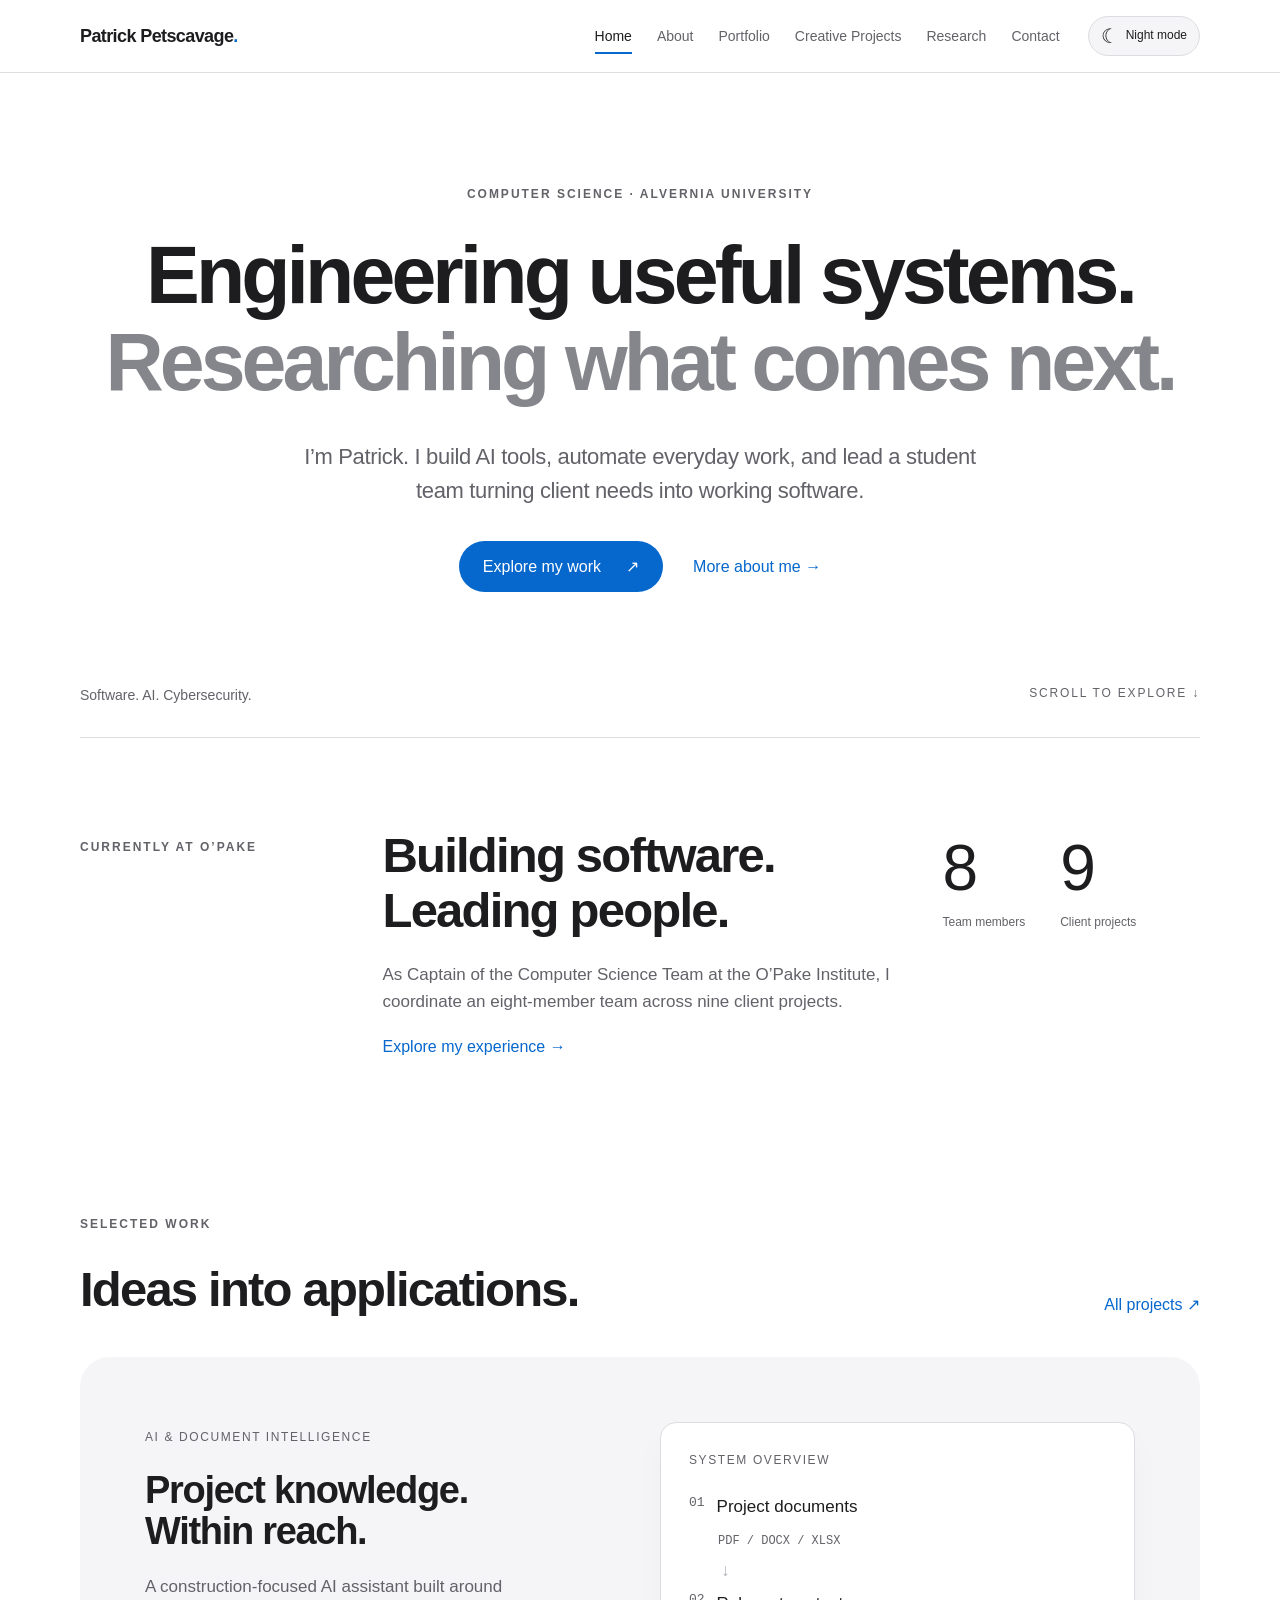
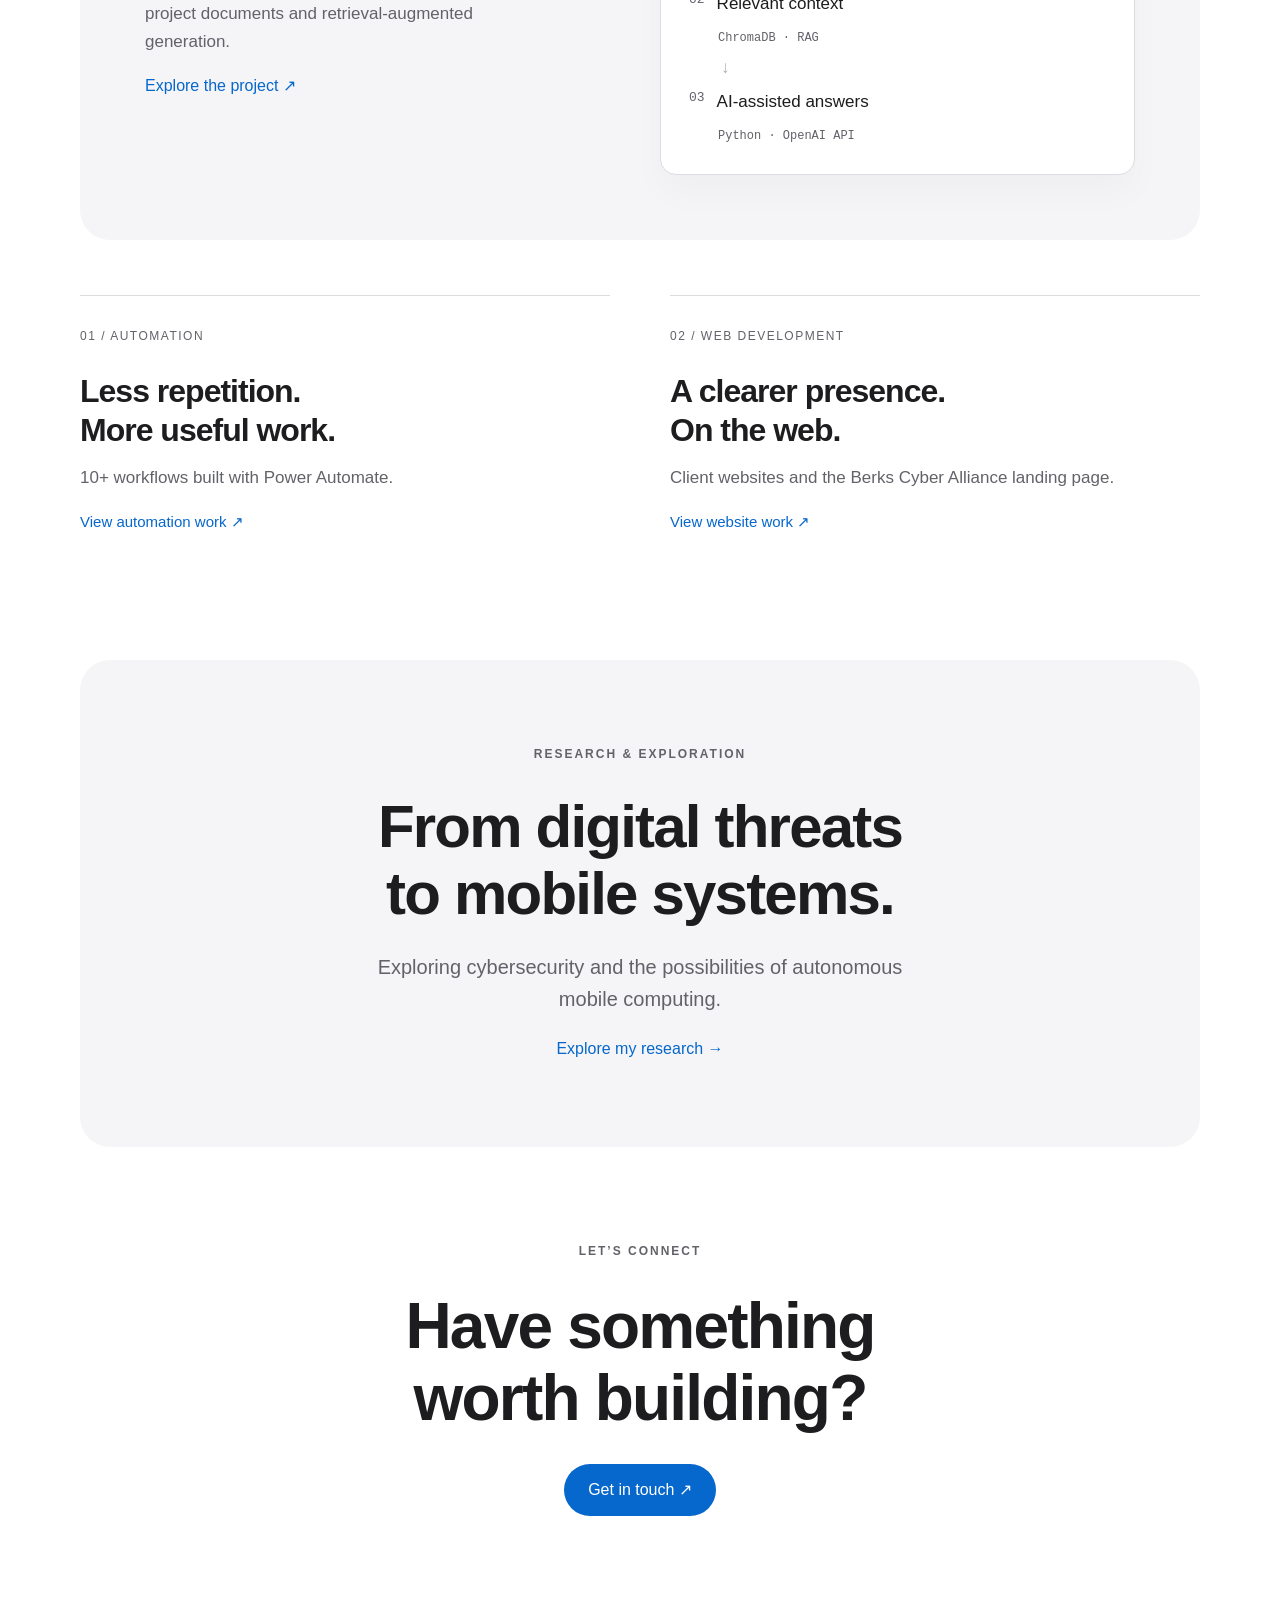
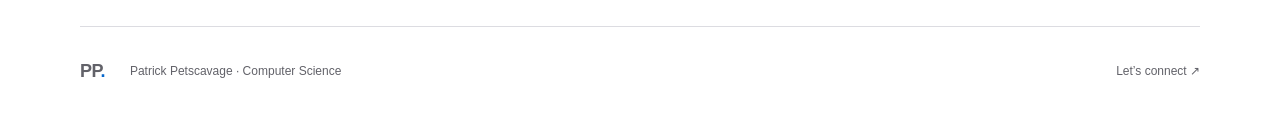
<file: index.html>
<!doctype html><html lang="en"><head><meta charset="utf-8"><meta name="viewport" content="width=device-width,initial-scale=1"><meta name="description" content="Patrick Petscavage — computer science student and team captain building AI tools, workflow automations, and websites."><title>Home · Patrick Petscavage</title><link rel="icon" href="favicon.svg" type="image/svg+xml"><script src="theme.js"></script><link rel="stylesheet" href="styles.css"><script defer src="script.js"></script></head><body><canvas id="matrix" aria-hidden="true"></canvas><a class="skip" href="#main">Skip to content</a><header><nav class="nav wrap" aria-label="Main navigation"><a class="brand" href="index.html">Patrick Petscavage<span class="brand-dot">.</span></a><button class="menu" aria-expanded="false" aria-controls="navlinks">Menu <span>+</span></button><div id="navlinks"><a href="index.html" aria-current="page">Home</a><a href="about.html" >About</a><a href="portfolio.html" >Portfolio</a><a href="creative-projects.html">Creative Projects</a><a href="research.html">Research</a><a href="contact.html" >Contact</a></div><button class="theme-toggle" type="button" aria-label="Night mode" aria-pressed="false"><span aria-hidden="true">☾</span><span class="theme-label">Night mode</span></button></nav></header><main id="main"><section class="hero wrap"><p class="eyebrow">COMPUTER SCIENCE · ALVERNIA UNIVERSITY</p><h1>Engineering useful systems.<br><span class="soft">Researching what comes next.</span></h1><p class="intro">I’m Patrick. I build AI tools, automate everyday work, and lead a student team turning client needs into working software.</p><div class="actions"><a class="button" href="portfolio.html">Explore my work <span>↗</span></a><a class="text-link" href="about.html">More about me <span>→</span></a></div><div class="hero-base"><span>Software. AI. Cybersecurity.</span><span>SCROLL TO EXPLORE ↓</span></div></section><section class="wrap leadership reveal"><p class="eyebrow">CURRENTLY AT O’PAKE</p><div><h2>Building software.<br>Leading people.</h2><p>As Captain of the Computer Science Team at the O’Pake Institute, I coordinate an eight-member team across nine client projects.</p><a class="text-link" href="about.html#experience">Explore my experience →</a></div><div class="numbers"><div><strong>8</strong><span>Team members</span></div><div><strong>9</strong><span>Client projects</span></div></div></section><section class="work-section wrap reveal"><div class="section-heading"><div><p class="eyebrow">SELECTED WORK</p><h2>Ideas into applications.</h2></div><a class="text-link" href="portfolio.html">All projects ↗</a></div><a class="feature" href="portfolio.html#construction"><div class="feature-copy"><span class="tag">AI & DOCUMENT INTELLIGENCE</span><h3>Project knowledge.<br>Within reach.</h3><p>A construction-focused AI assistant built around project documents and retrieval-augmented generation.</p><span class="text-link">Explore the project ↗</span></div><div class="diagram" aria-label="Conceptual architecture: project documents, retrieval, and AI response"><span class="diagram-label">SYSTEM OVERVIEW</span><div class="diagram-row">01 <b>Project documents</b><span>PDF / DOCX / XLSX</span></div><div class="connector">↓</div><div class="diagram-row">02 <b>Relevant context</b><span>ChromaDB · RAG</span></div><div class="connector">↓</div><div class="diagram-row">03 <b>AI-assisted answers</b><span>Python · OpenAI API</span></div></div></a><div class="work-links"><a href="portfolio.html#automation"><span>01 / AUTOMATION</span><h3>Less repetition.<br>More useful work.</h3><p>10+ workflows built with Power Automate.</p><b>View automation work ↗</b></a><a href="portfolio.html#web"><span>02 / WEB DEVELOPMENT</span><h3>A clearer presence.<br>On the web.</h3><p>Client websites and the Berks Cyber Alliance landing page.</p><b>View website work ↗</b></a></div></section><section class="research-feature wrap reveal"><p class="eyebrow">RESEARCH & EXPLORATION</p><h2>From digital threats<br>to mobile systems.</h2><p>Exploring cybersecurity and the possibilities of autonomous mobile computing.</p><a class="text-link" href="research.html">Explore my research →</a></section><section class="closing wrap reveal"><p class="eyebrow">LET’S CONNECT</p><h2>Have something<br>worth building?</h2><a class="button" href="contact.html">Get in touch ↗</a></section></main><footer class="wrap"><a class="brand" href="index.html">PP<span class="brand-dot">.</span></a><span>Patrick Petscavage · Computer Science</span><a href="contact.html">Let’s connect ↗</a></footer></body></html>
</file>
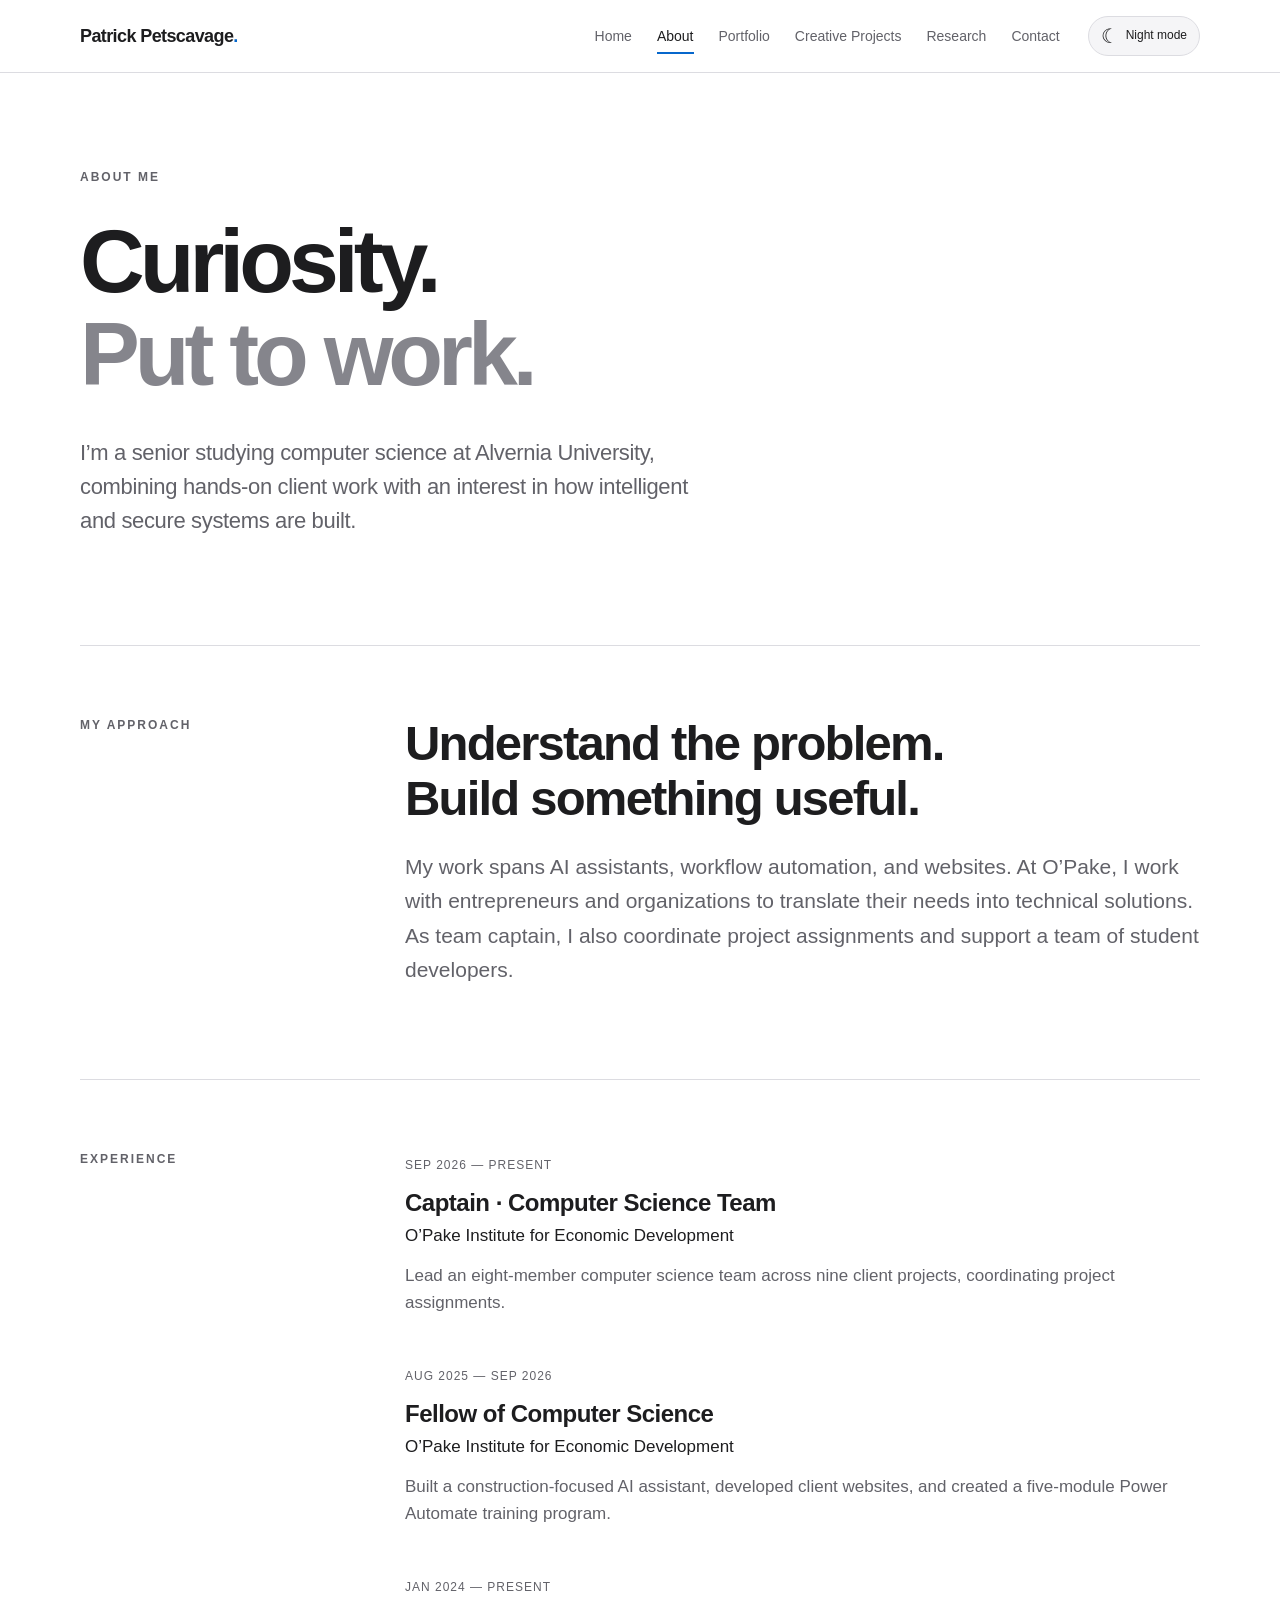
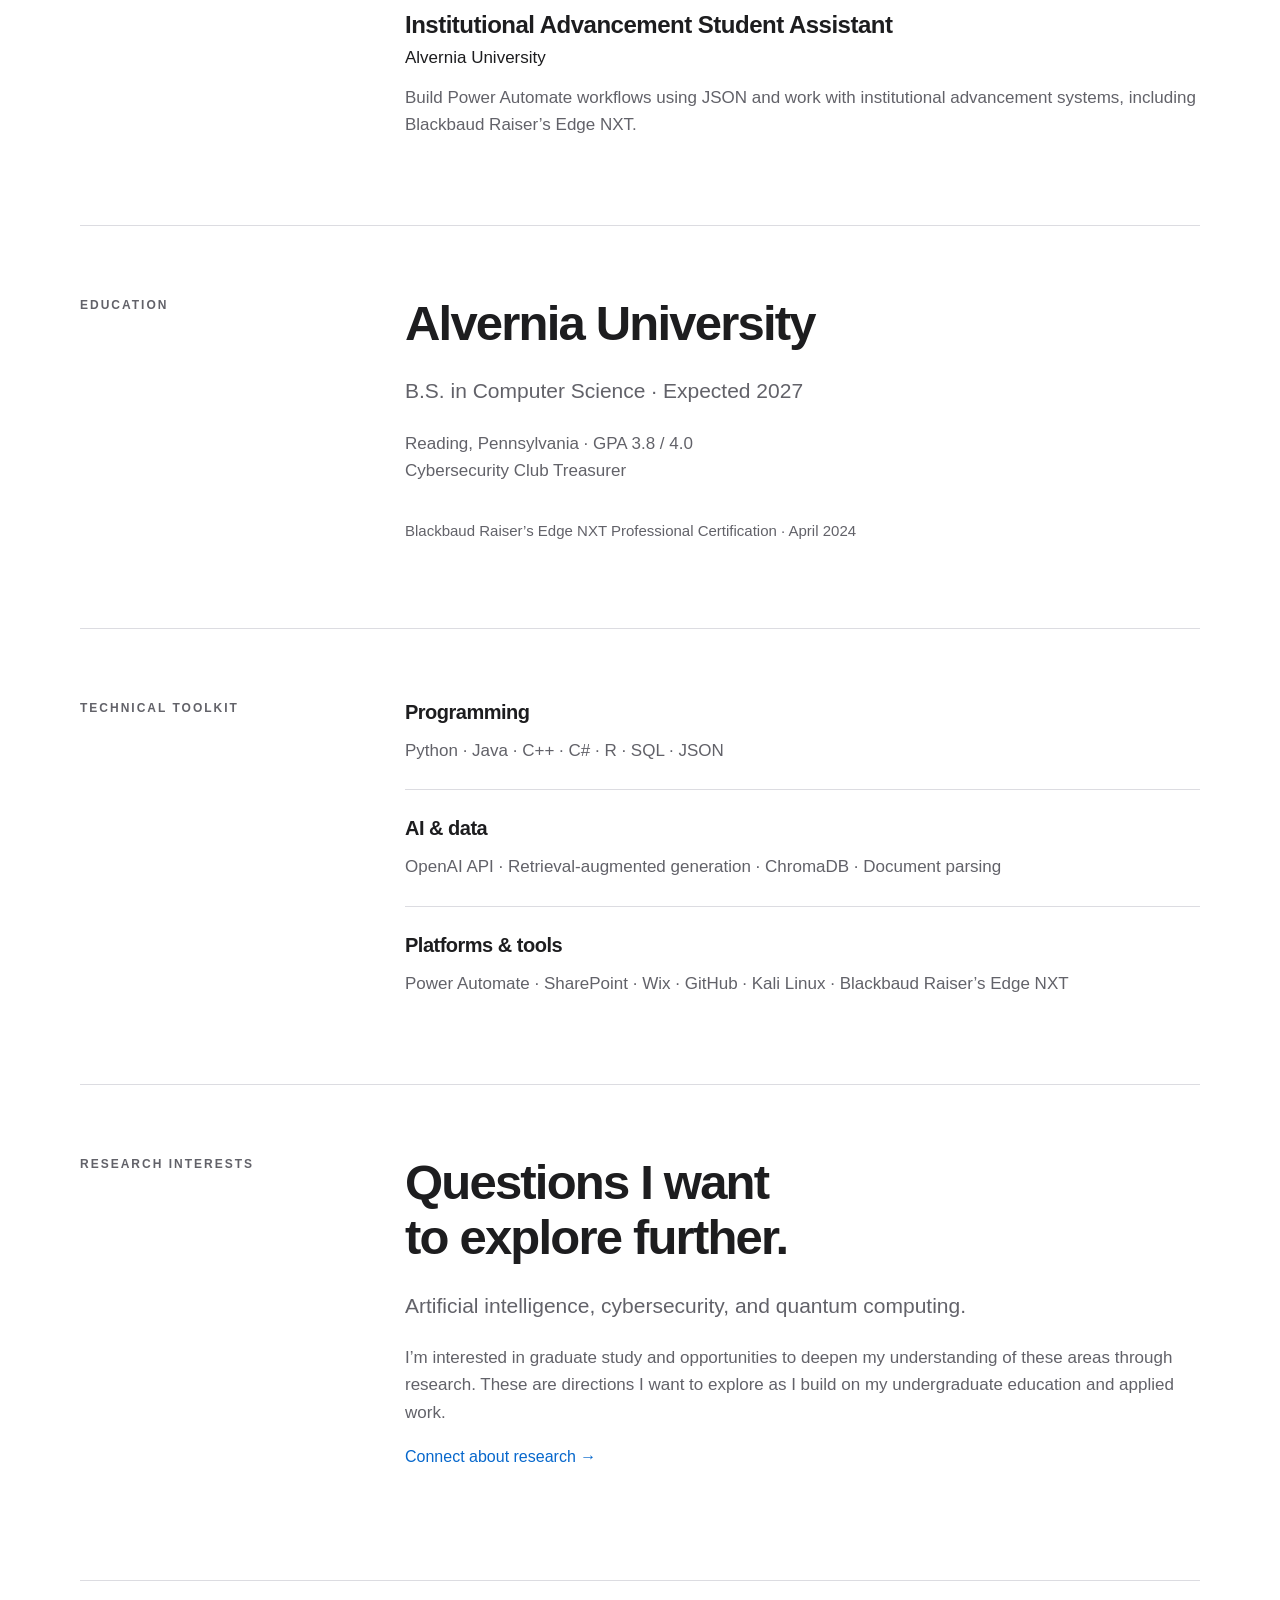
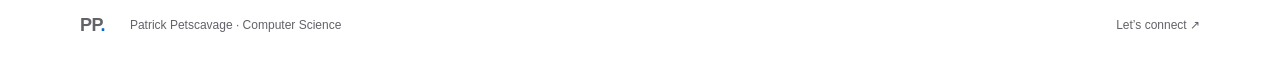
<file: about.html>
<!doctype html><html lang="en"><head><meta charset="utf-8"><meta name="viewport" content="width=device-width,initial-scale=1"><meta name="description" content="Patrick Petscavage — computer science student and team captain building AI tools, workflow automations, and websites."><title>About · Patrick Petscavage</title><link rel="icon" href="favicon.svg" type="image/svg+xml"><script src="theme.js"></script><link rel="stylesheet" href="styles.css"><script defer src="script.js"></script></head><body><canvas id="matrix" aria-hidden="true"></canvas><a class="skip" href="#main">Skip to content</a><header><nav class="nav wrap" aria-label="Main navigation"><a class="brand" href="index.html">Patrick Petscavage<span class="brand-dot">.</span></a><button class="menu" aria-expanded="false" aria-controls="navlinks">Menu <span>+</span></button><div id="navlinks"><a href="index.html" >Home</a><a href="about.html" aria-current="page">About</a><a href="portfolio.html" >Portfolio</a><a href="creative-projects.html">Creative Projects</a><a href="research.html">Research</a><a href="contact.html" >Contact</a></div><button class="theme-toggle" type="button" aria-label="Night mode" aria-pressed="false"><span aria-hidden="true">☾</span><span class="theme-label">Night mode</span></button></nav></header><main id="main"><section class="page-hero wrap"><p class="eyebrow">ABOUT ME</p><h1>Curiosity.<br><span class="soft">Put to work.</span></h1><p class="intro">I’m a senior studying computer science at Alvernia University, combining hands-on client work with an interest in how intelligent and secure systems are built.</p></section><section class="wrap split reveal"><p class="eyebrow">MY APPROACH</p><div><h2>Understand the problem.<br>Build something useful.</h2><p class="body-large">My work spans AI assistants, workflow automation, and websites. At O’Pake, I work with entrepreneurs and organizations to translate their needs into technical solutions. As team captain, I also coordinate project assignments and support a team of student developers.</p></div></section><section id="experience" class="wrap split reveal"><p class="eyebrow">EXPERIENCE</p><div class="timeline"><article><span class="date">SEP 2026 — PRESENT</span><h3>Captain · Computer Science Team</h3><p class="org">O’Pake Institute for Economic Development</p><p>Lead an eight-member computer science team across nine client projects, coordinating project assignments.</p></article><article><span class="date">AUG 2025 — SEP 2026</span><h3>Fellow of Computer Science</h3><p class="org">O’Pake Institute for Economic Development</p><p>Built a construction-focused AI assistant, developed client websites, and created a five-module Power Automate training program.</p></article><article><span class="date">JAN 2024 — PRESENT</span><h3>Institutional Advancement Student Assistant</h3><p class="org">Alvernia University</p><p>Build Power Automate workflows using JSON and work with institutional advancement systems, including Blackbaud Raiser’s Edge NXT.</p></article></div></section><section class="wrap split reveal"><p class="eyebrow">EDUCATION</p><div><h2>Alvernia University</h2><p class="body-large">B.S. in Computer Science · Expected 2027</p><p>Reading, Pennsylvania · GPA 3.8 / 4.0<br>Cybersecurity Club Treasurer</p><p class="credential">Blackbaud Raiser’s Edge NXT Professional Certification · April 2024</p></div></section><section class="wrap split reveal"><p class="eyebrow">TECHNICAL TOOLKIT</p><div class="skill-list"><div><h3>Programming</h3><p>Python · Java · C++ · C# · R · SQL · JSON</p></div><div><h3>AI & data</h3><p>OpenAI API · Retrieval-augmented generation · ChromaDB · Document parsing</p></div><div><h3>Platforms & tools</h3><p>Power Automate · SharePoint · Wix · GitHub · Kali Linux · Blackbaud Raiser’s Edge NXT</p></div></div></section><section class="wrap split reveal"><p class="eyebrow">RESEARCH INTERESTS</p><div><h2>Questions I want<br>to explore further.</h2><p class="body-large">Artificial intelligence, cybersecurity, and quantum computing.</p><p>I’m interested in graduate study and opportunities to deepen my understanding of these areas through research. These are directions I want to explore as I build on my undergraduate education and applied work.</p><a class="text-link" href="contact.html">Connect about research →</a></div></section></main><footer class="wrap"><a class="brand" href="index.html">PP<span class="brand-dot">.</span></a><span>Patrick Petscavage · Computer Science</span><a href="contact.html">Let’s connect ↗</a></footer></body></html>
</file>
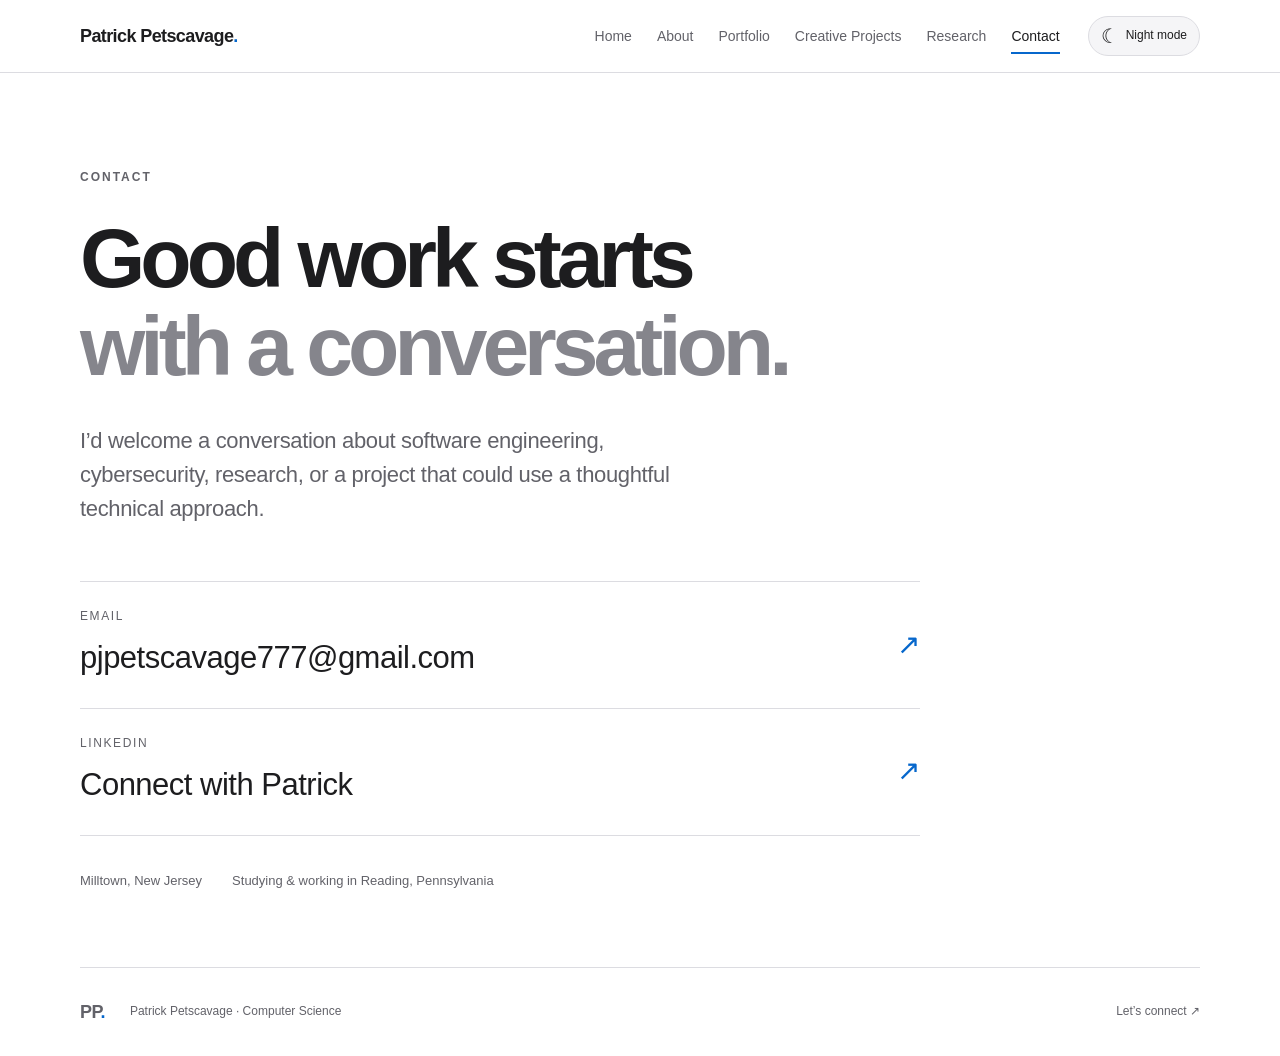
<file: contact.html>
<!doctype html><html lang="en"><head><meta charset="utf-8"><meta name="viewport" content="width=device-width,initial-scale=1"><meta name="description" content="Patrick Petscavage — computer science student and team captain building AI tools, workflow automations, and websites."><title>Contact · Patrick Petscavage</title><link rel="icon" href="favicon.svg" type="image/svg+xml"><script src="theme.js"></script><link rel="stylesheet" href="styles.css"><script defer src="script.js"></script></head><body><canvas id="matrix" aria-hidden="true"></canvas><a class="skip" href="#main">Skip to content</a><header><nav class="nav wrap" aria-label="Main navigation"><a class="brand" href="index.html">Patrick Petscavage<span class="brand-dot">.</span></a><button class="menu" aria-expanded="false" aria-controls="navlinks">Menu <span>+</span></button><div id="navlinks"><a href="index.html" >Home</a><a href="about.html" >About</a><a href="portfolio.html" >Portfolio</a><a href="creative-projects.html">Creative Projects</a><a href="research.html">Research</a><a href="contact.html" aria-current="page">Contact</a></div><button class="theme-toggle" type="button" aria-label="Night mode" aria-pressed="false"><span aria-hidden="true">☾</span><span class="theme-label">Night mode</span></button></nav></header><main id="main"><section class="page-hero contact-hero wrap"><p class="eyebrow">CONTACT</p><h1>Good work starts<br><span class="soft">with a conversation.</span></h1><p class="intro">I’d welcome a conversation about software engineering, cybersecurity, research, or a project that could use a thoughtful technical approach.</p><div class="contact-links"><a href="mailto:pjpetscavage777@gmail.com"><span><small>EMAIL</small><strong>pjpetscavage777@gmail.com</strong></span><b aria-hidden="true">↗</b></a><a href="https://www.linkedin.com/in/ppets" target="_blank" rel="noopener noreferrer"><span><small>LINKEDIN</small><strong>Connect with Patrick</strong></span><b aria-hidden="true">↗</b></a></div><div class="contact-note"><span>Milltown, New Jersey</span><span>Studying & working in Reading, Pennsylvania</span></div></section></main><footer class="wrap"><a class="brand" href="index.html">PP<span class="brand-dot">.</span></a><span>Patrick Petscavage · Computer Science</span><a href="contact.html">Let’s connect ↗</a></footer></body></html>
</file>
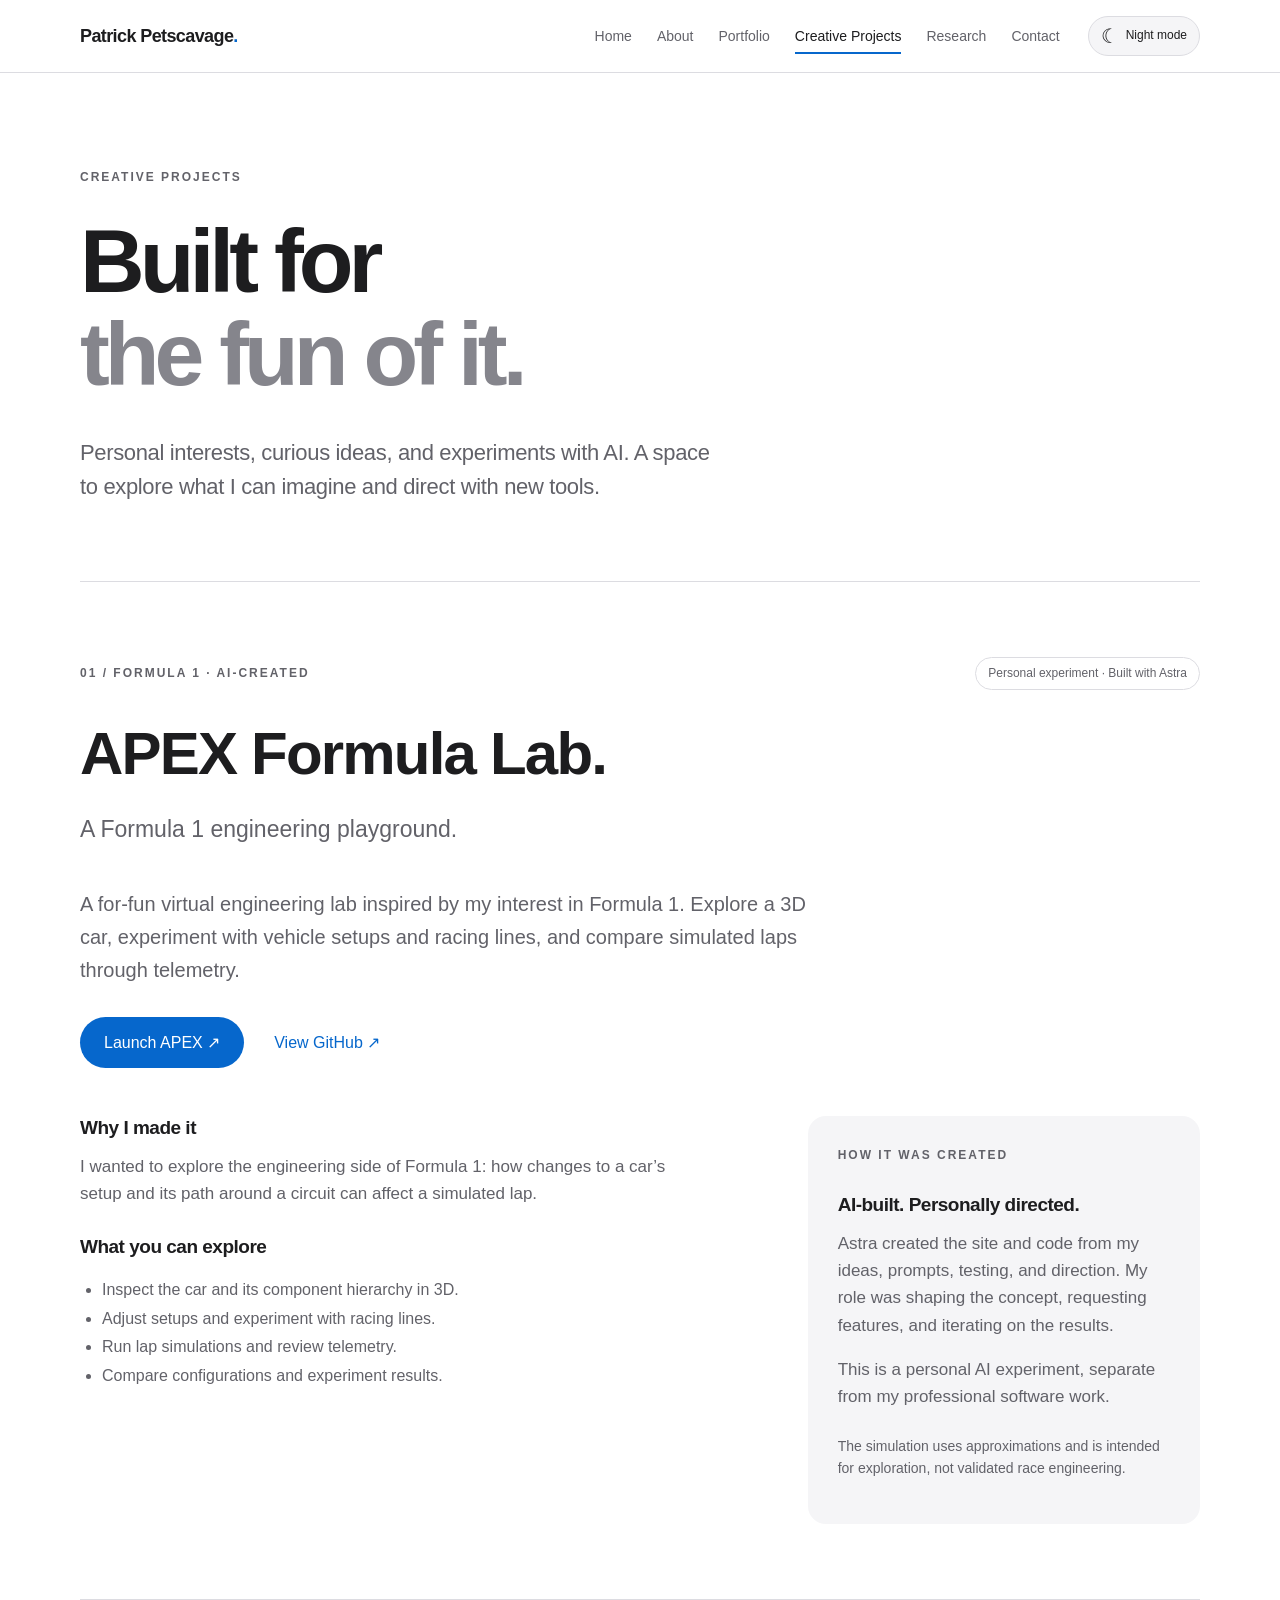
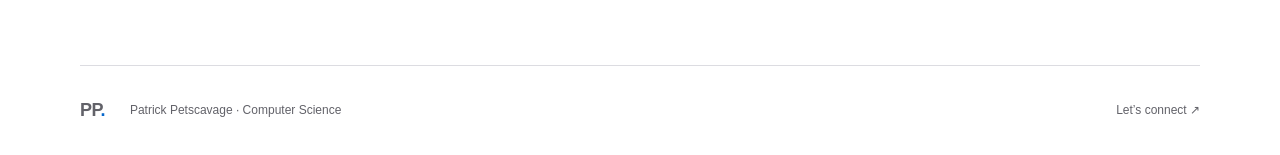
<file: creative-projects.html>
<!doctype html><html lang="en"><head><meta charset="utf-8"><meta name="viewport" content="width=device-width,initial-scale=1"><meta name="description" content="Personal experiments and AI-created projects by Patrick Petscavage, featuring APEX Formula Lab."><title>Creative Projects · Patrick Petscavage</title><link rel="icon" href="favicon.svg" type="image/svg+xml"><script src="theme.js"></script><link rel="stylesheet" href="styles.css"><script defer src="script.js"></script></head><body><canvas id="matrix" aria-hidden="true"></canvas><a class="skip" href="#main">Skip to content</a><header><nav class="nav wrap" aria-label="Main navigation"><a class="brand" href="index.html">Patrick Petscavage<span class="brand-dot">.</span></a><button class="menu" aria-expanded="false" aria-controls="navlinks">Menu <span>+</span></button><div id="navlinks"><a href="index.html" >Home</a><a href="about.html" >About</a><a href="portfolio.html">Portfolio</a><a href="creative-projects.html" aria-current="page">Creative Projects</a><a href="research.html">Research</a><a href="contact.html" >Contact</a></div><button class="theme-toggle" type="button" aria-label="Night mode" aria-pressed="false"><span aria-hidden="true">☾</span><span class="theme-label">Night mode</span></button></nav></header><main id="main">
<section class="page-hero wrap creative-hero">
<p class="eyebrow">CREATIVE PROJECTS</p>
<h1>Built for<br><span class="soft">the fun of it.</span></h1>
<p class="intro">Personal interests, curious ideas, and experiments with AI. A space to explore what I can imagine and direct with new tools.</p>
</section>
<article class="case wrap apex-case" aria-labelledby="apex-title">
<div class="case-top"><span class="eyebrow">01 / FORMULA 1 · AI-CREATED</span><span class="status">Personal experiment · Built with Astra</span></div>
<h2 id="apex-title">APEX Formula Lab.</h2>
<p class="case-lead">A Formula 1 engineering playground.</p>
<p class="apex-intro">A for-fun virtual engineering lab inspired by my interest in Formula 1. Explore a 3D car, experiment with vehicle setups and racing lines, and compare simulated laps through telemetry.</p>
<div class="actions apex-actions"><a class="button" href="https://patrickpetscavage.github.io/apex-formula-lab-AI/" target="_blank" rel="noopener noreferrer">Launch APEX ↗</a><a class="text-link" href="https://github.com/patrickPetscavage/apex-formula-lab-AI" target="_blank" rel="noopener noreferrer">View GitHub ↗</a></div>
<div class="case-grid apex-details">
<div><h3>Why I made it</h3><p>I wanted to explore the engineering side of Formula 1: how changes to a car’s setup and its path around a circuit can affect a simulated lap.</p><h3>What you can explore</h3><ul class="apex-features"><li>Inspect the car and its component hierarchy in 3D.</li><li>Adjust setups and experiment with racing lines.</li><li>Run lap simulations and review telemetry.</li><li>Compare configurations and experiment results.</li></ul></div>
<aside class="tech-panel"><p class="eyebrow">HOW IT WAS CREATED</p><h3>AI-built. Personally directed.</h3><p>Astra created the site and code from my ideas, prompts, testing, and direction. My role was shaping the concept, requesting features, and iterating on the results.</p><p>This is a personal AI experiment, separate from my professional software work.</p><p class="small">The simulation uses approximations and is intended for exploration, not validated race engineering.</p></aside>
</div>
</article>
</main><footer class="wrap"><a class="brand" href="index.html">PP<span class="brand-dot">.</span></a><span>Patrick Petscavage · Computer Science</span><a href="contact.html">Let’s connect ↗</a></footer></body></html>
</file>
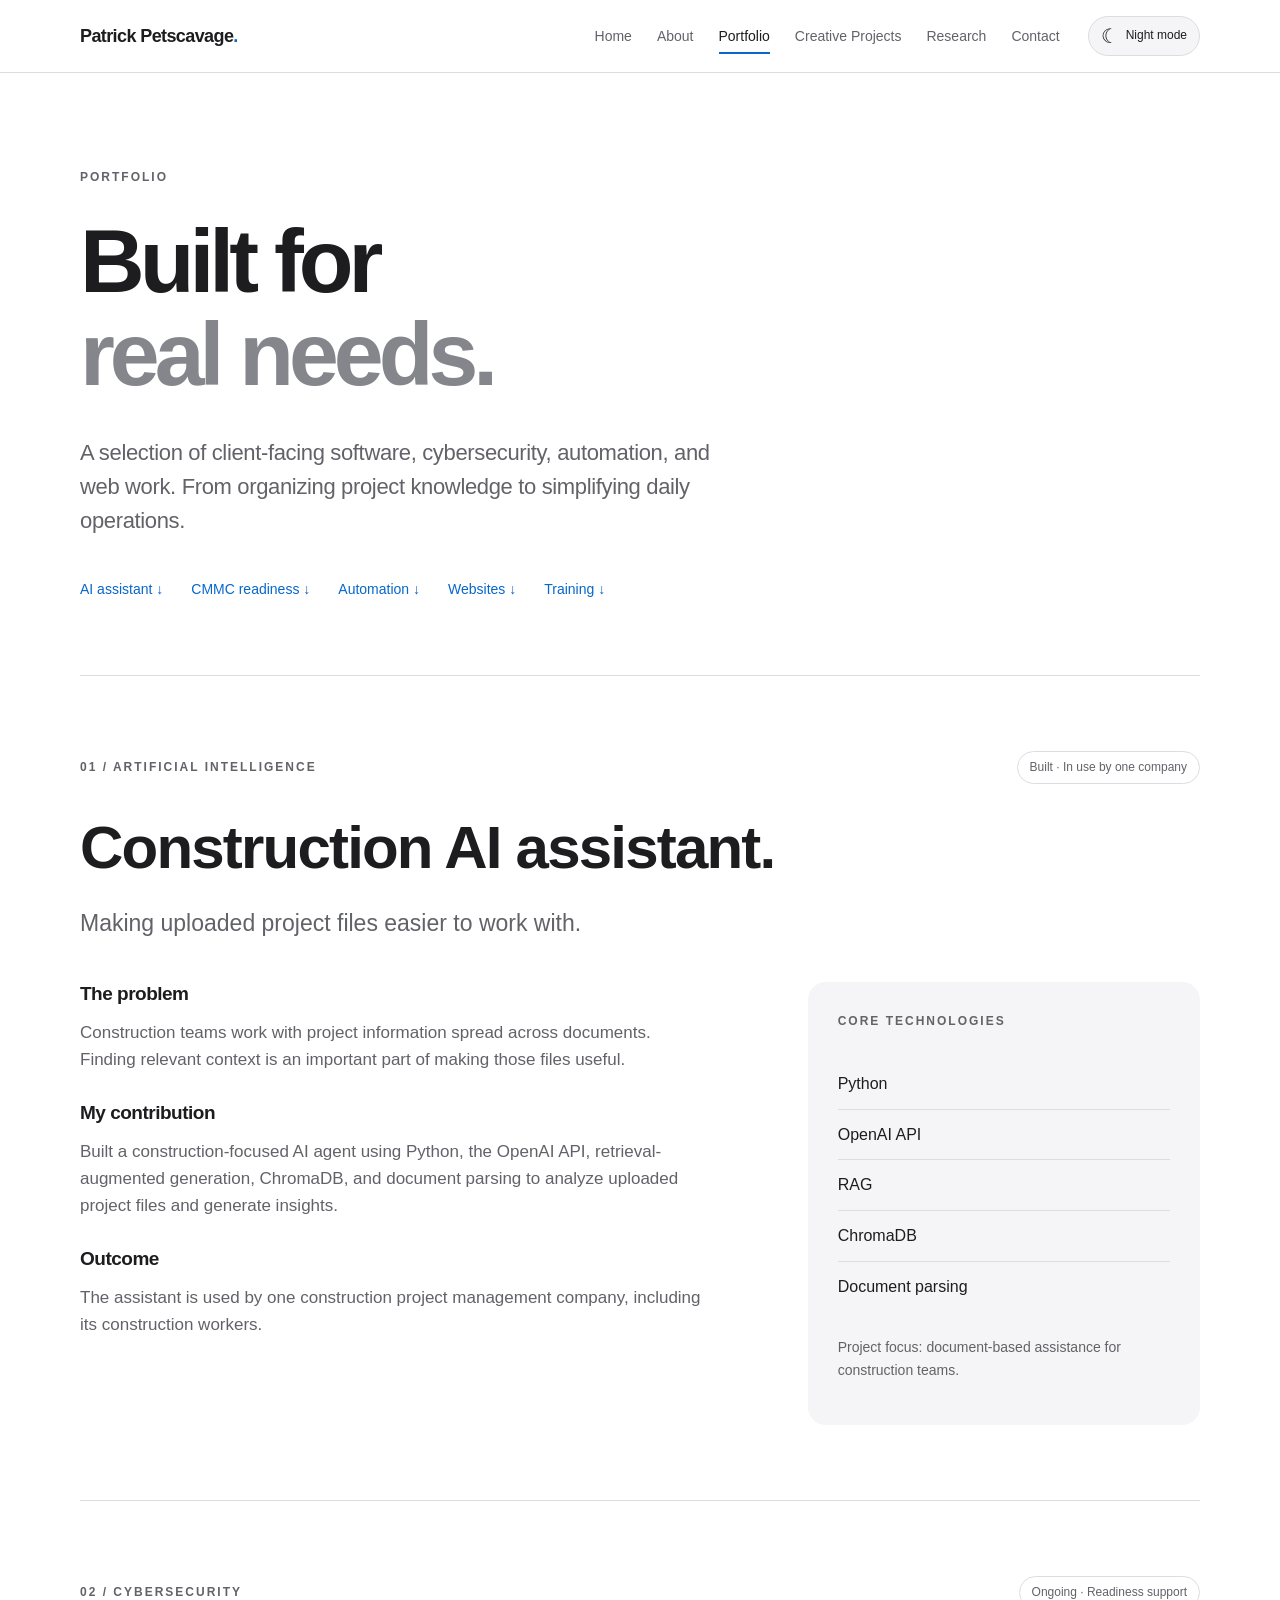
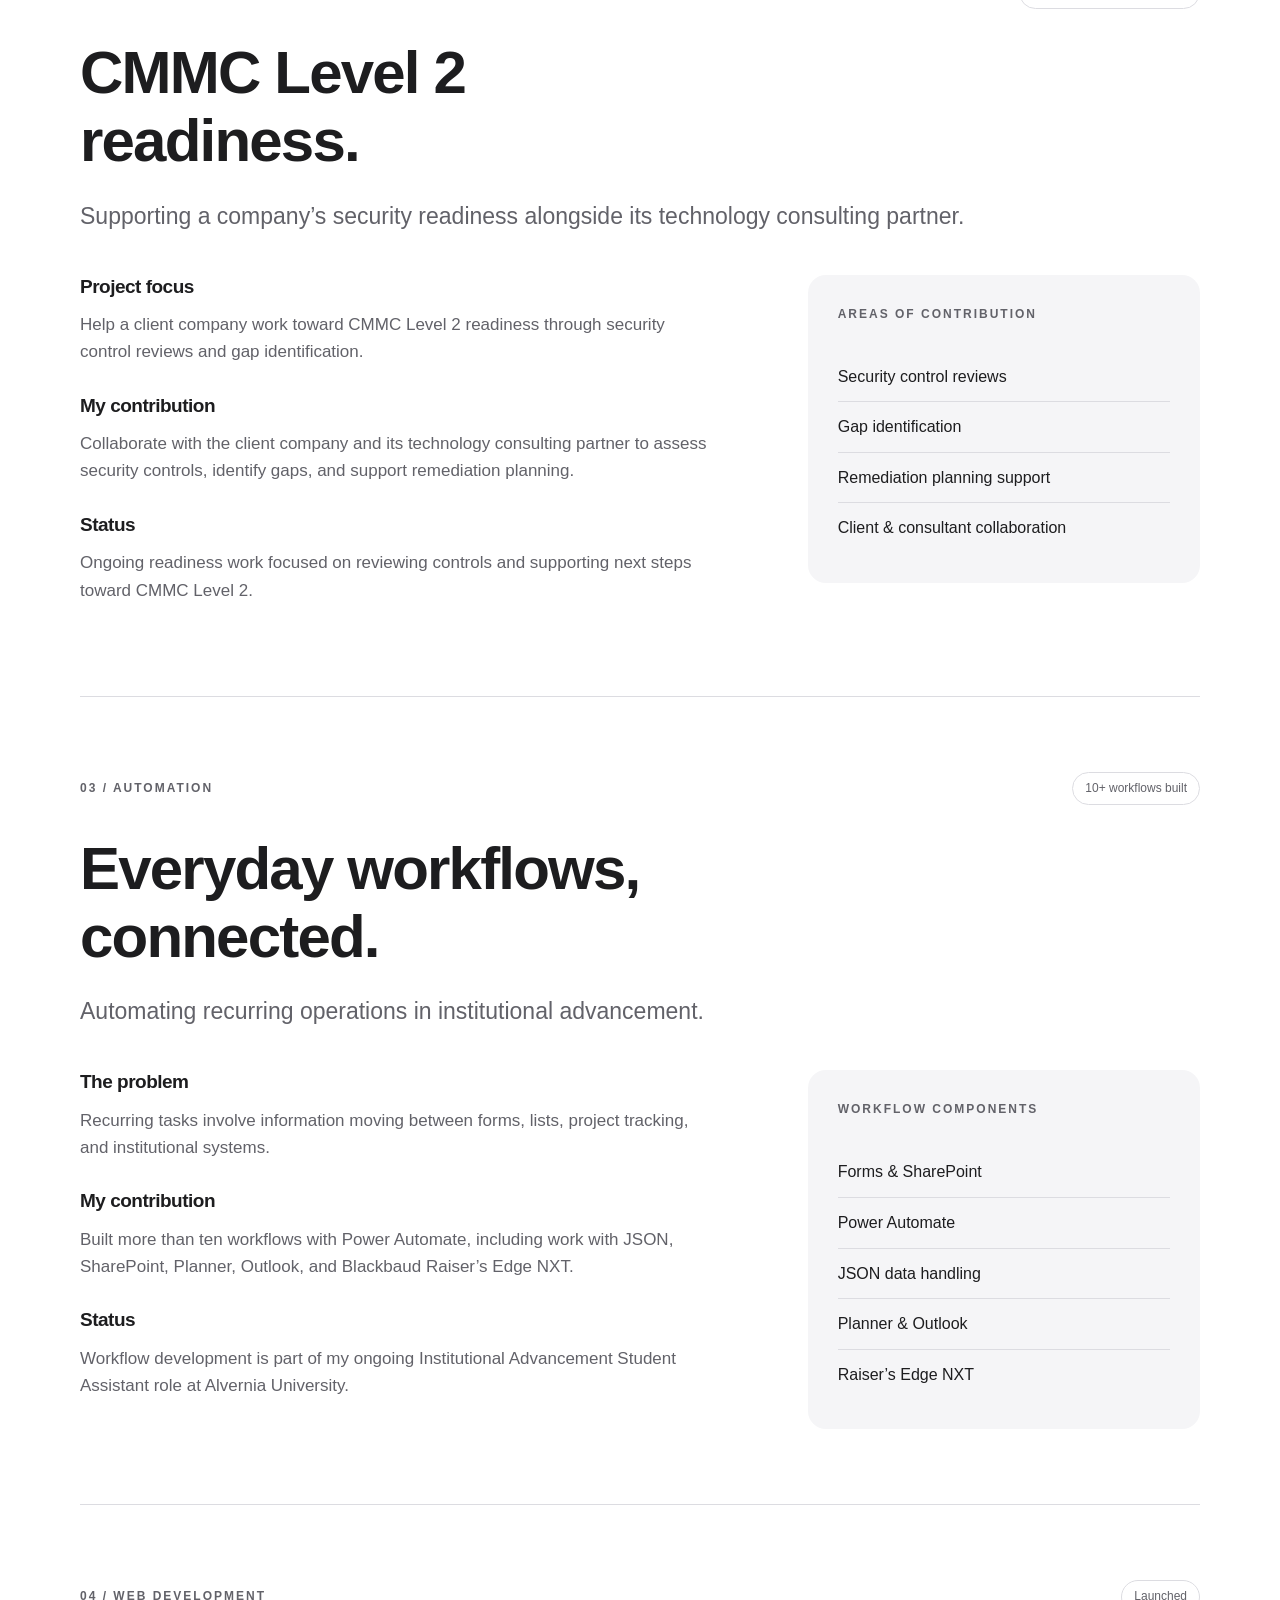
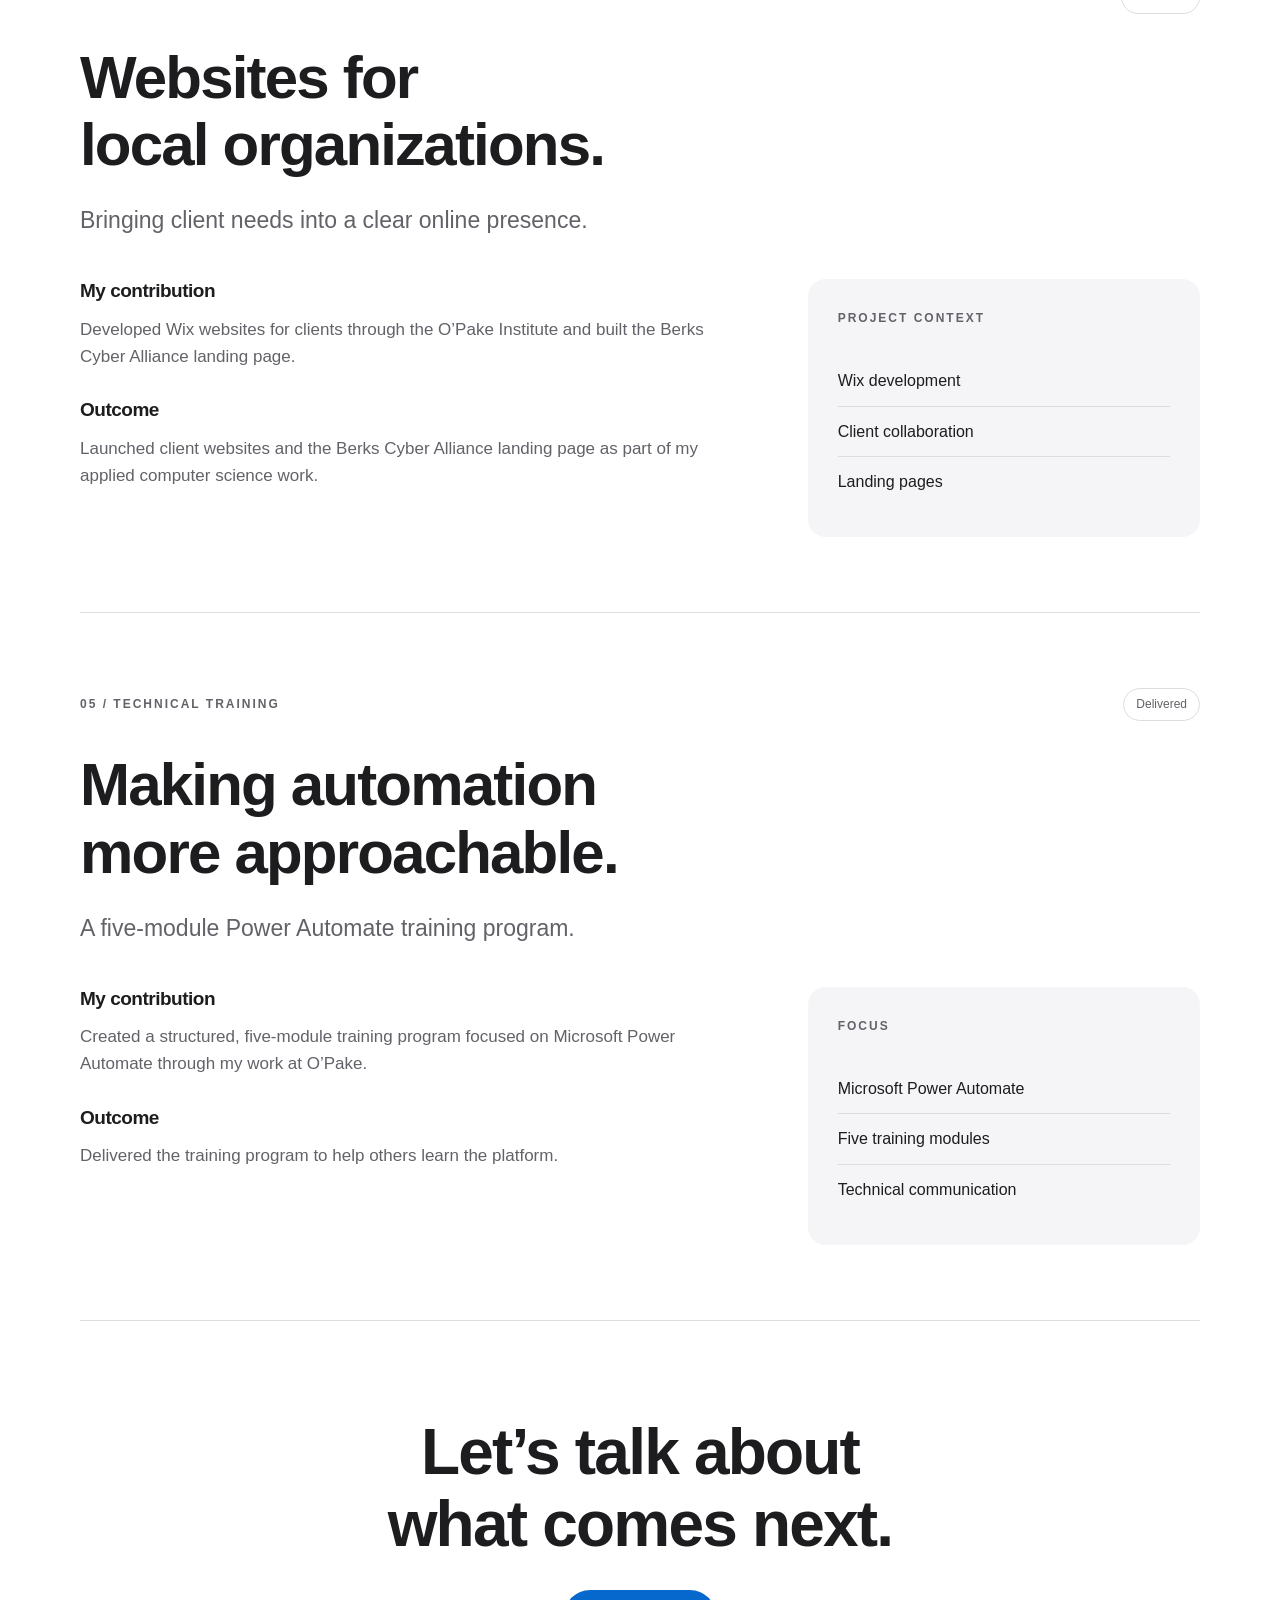
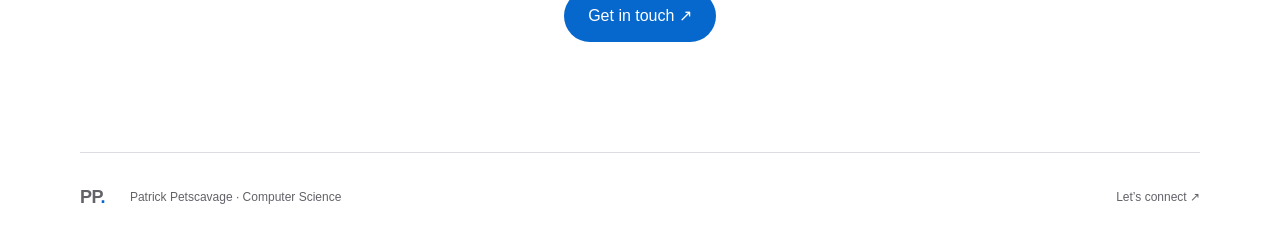
<file: portfolio.html>
<!doctype html><html lang="en"><head><meta charset="utf-8"><meta name="viewport" content="width=device-width,initial-scale=1"><meta name="description" content="Patrick Petscavage — computer science student and team captain building AI tools, workflow automations, and websites."><title>Portfolio · Patrick Petscavage</title><link rel="icon" href="favicon.svg" type="image/svg+xml"><script src="theme.js"></script><link rel="stylesheet" href="styles.css"><script defer src="script.js"></script></head><body><canvas id="matrix" aria-hidden="true"></canvas><a class="skip" href="#main">Skip to content</a><header><nav class="nav wrap" aria-label="Main navigation"><a class="brand" href="index.html">Patrick Petscavage<span class="brand-dot">.</span></a><button class="menu" aria-expanded="false" aria-controls="navlinks">Menu <span>+</span></button><div id="navlinks"><a href="index.html" >Home</a><a href="about.html" >About</a><a href="portfolio.html" aria-current="page">Portfolio</a><a href="creative-projects.html">Creative Projects</a><a href="research.html">Research</a><a href="contact.html" >Contact</a></div><button class="theme-toggle" type="button" aria-label="Night mode" aria-pressed="false"><span aria-hidden="true">☾</span><span class="theme-label">Night mode</span></button></nav></header><main id="main"><section class="page-hero wrap"><p class="eyebrow">PORTFOLIO</p><h1>Built for<br><span class="soft">real needs.</span></h1><p class="intro">A selection of client-facing software, cybersecurity, automation, and web work. From organizing project knowledge to simplifying daily operations.</p><div class="jump-links"><a href="#construction">AI assistant ↓</a><a href="#cmmc">CMMC readiness ↓</a><a href="#automation">Automation ↓</a><a href="#web">Websites ↓</a><a href="#training">Training ↓</a></div></section><article id="construction" class="case wrap reveal"><div class="case-top"><span class="eyebrow">01 / ARTIFICIAL INTELLIGENCE</span><span class="status">Built · In use by one company</span></div><h2>Construction AI assistant.</h2><p class="case-lead">Making uploaded project files easier to work with.</p><div class="case-grid"><div><h3>The problem</h3><p>Construction teams work with project information spread across documents. Finding relevant context is an important part of making those files useful.</p><h3>My contribution</h3><p>Built a construction-focused AI agent using Python, the OpenAI API, retrieval-augmented generation, ChromaDB, and document parsing to analyze uploaded project files and generate insights.</p><h3>Outcome</h3><p>The assistant is used by one construction project management company, including its construction workers.</p></div><aside class="tech-panel"><p class="eyebrow">CORE TECHNOLOGIES</p><ul><li>Python</li><li>OpenAI API</li><li>RAG</li><li>ChromaDB</li><li>Document parsing</li></ul><p class="small">Project focus: document-based assistance for construction teams.</p></aside></div></article><article id="cmmc" class="case wrap reveal"><div class="case-top"><span class="eyebrow">02 / CYBERSECURITY</span><span class="status">Ongoing · Readiness support</span></div><h2>CMMC Level 2<br>readiness.</h2><p class="case-lead">Supporting a company’s security readiness alongside its technology consulting partner.</p><div class="case-grid"><div><h3>Project focus</h3><p>Help a client company work toward CMMC Level 2 readiness through security control reviews and gap identification.</p><h3>My contribution</h3><p>Collaborate with the client company and its technology consulting partner to assess security controls, identify gaps, and support remediation planning.</p><h3>Status</h3><p>Ongoing readiness work focused on reviewing controls and supporting next steps toward CMMC Level 2.</p></div><aside class="tech-panel"><p class="eyebrow">AREAS OF CONTRIBUTION</p><ul><li>Security control reviews</li><li>Gap identification</li><li>Remediation planning support</li><li>Client & consultant collaboration</li></ul></aside></div></article><article id="automation" class="case wrap reveal"><div class="case-top"><span class="eyebrow">03 / AUTOMATION</span><span class="status">10+ workflows built</span></div><h2>Everyday workflows,<br>connected.</h2><p class="case-lead">Automating recurring operations in institutional advancement.</p><div class="case-grid"><div><h3>The problem</h3><p>Recurring tasks involve information moving between forms, lists, project tracking, and institutional systems.</p><h3>My contribution</h3><p>Built more than ten workflows with Power Automate, including work with JSON, SharePoint, Planner, Outlook, and Blackbaud Raiser’s Edge NXT.</p><h3>Status</h3><p>Workflow development is part of my ongoing Institutional Advancement Student Assistant role at Alvernia University.</p></div><aside class="tech-panel"><p class="eyebrow">WORKFLOW COMPONENTS</p><ul><li>Forms & SharePoint</li><li>Power Automate</li><li>JSON data handling</li><li>Planner & Outlook</li><li>Raiser’s Edge NXT</li></ul></aside></div></article><article id="web" class="case wrap reveal"><div class="case-top"><span class="eyebrow">04 / WEB DEVELOPMENT</span><span class="status">Launched</span></div><h2>Websites for<br>local organizations.</h2><p class="case-lead">Bringing client needs into a clear online presence.</p><div class="case-grid"><div><h3>My contribution</h3><p>Developed Wix websites for clients through the O’Pake Institute and built the Berks Cyber Alliance landing page.</p><h3>Outcome</h3><p>Launched client websites and the Berks Cyber Alliance landing page as part of my applied computer science work.</p></div><aside class="tech-panel"><p class="eyebrow">PROJECT CONTEXT</p><ul><li>Wix development</li><li>Client collaboration</li><li>Landing pages</li></ul></aside></div></article><article id="training" class="case wrap reveal"><div class="case-top"><span class="eyebrow">05 / TECHNICAL TRAINING</span><span class="status">Delivered</span></div><h2>Making automation<br>more approachable.</h2><p class="case-lead">A five-module Power Automate training program.</p><div class="case-grid"><div><h3>My contribution</h3><p>Created a structured, five-module training program focused on Microsoft Power Automate through my work at O’Pake.</p><h3>Outcome</h3><p>Delivered the training program to help others learn the platform.</p></div><aside class="tech-panel"><p class="eyebrow">FOCUS</p><ul><li>Microsoft Power Automate</li><li>Five training modules</li><li>Technical communication</li></ul></aside></div></article><section class="closing wrap reveal"><h2>Let’s talk about<br>what comes next.</h2><a class="button" href="contact.html">Get in touch ↗</a></section></main><footer class="wrap"><a class="brand" href="index.html">PP<span class="brand-dot">.</span></a><span>Patrick Petscavage · Computer Science</span><a href="contact.html">Let’s connect ↗</a></footer></body></html>
</file>
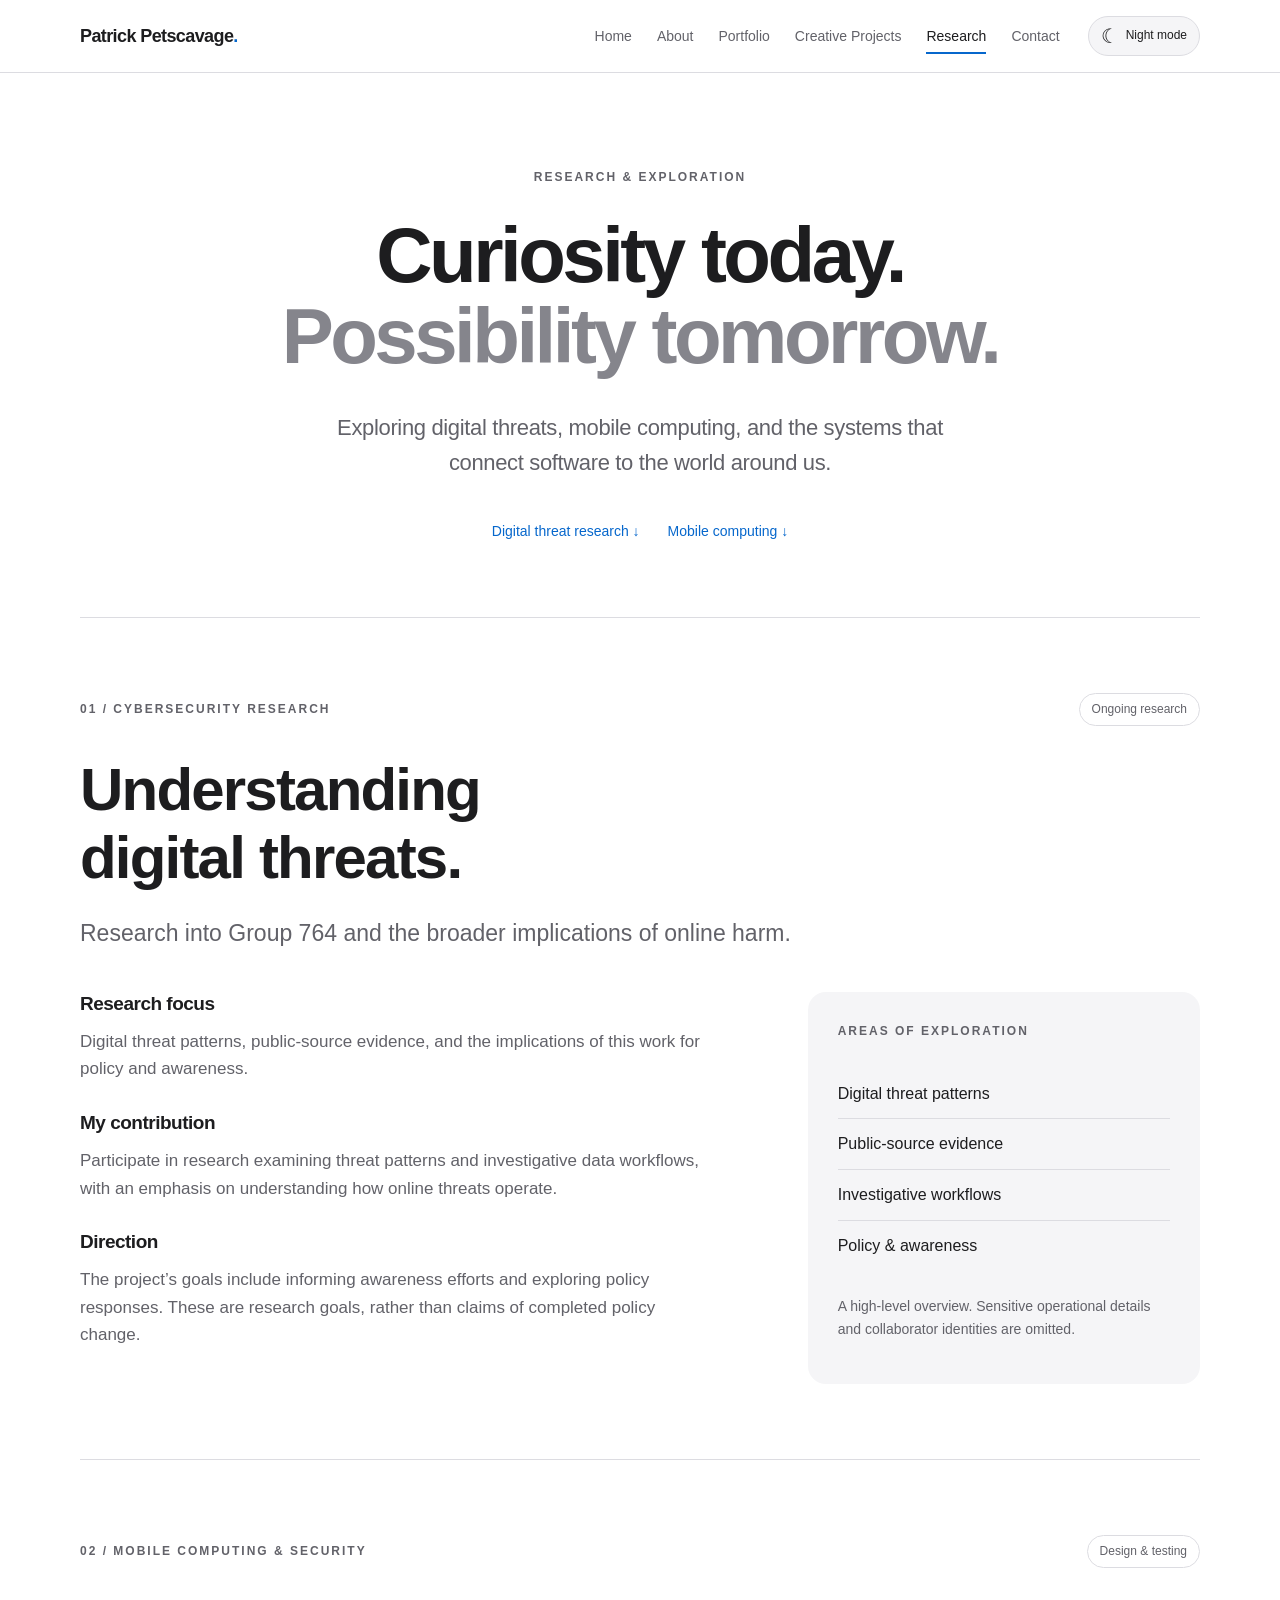
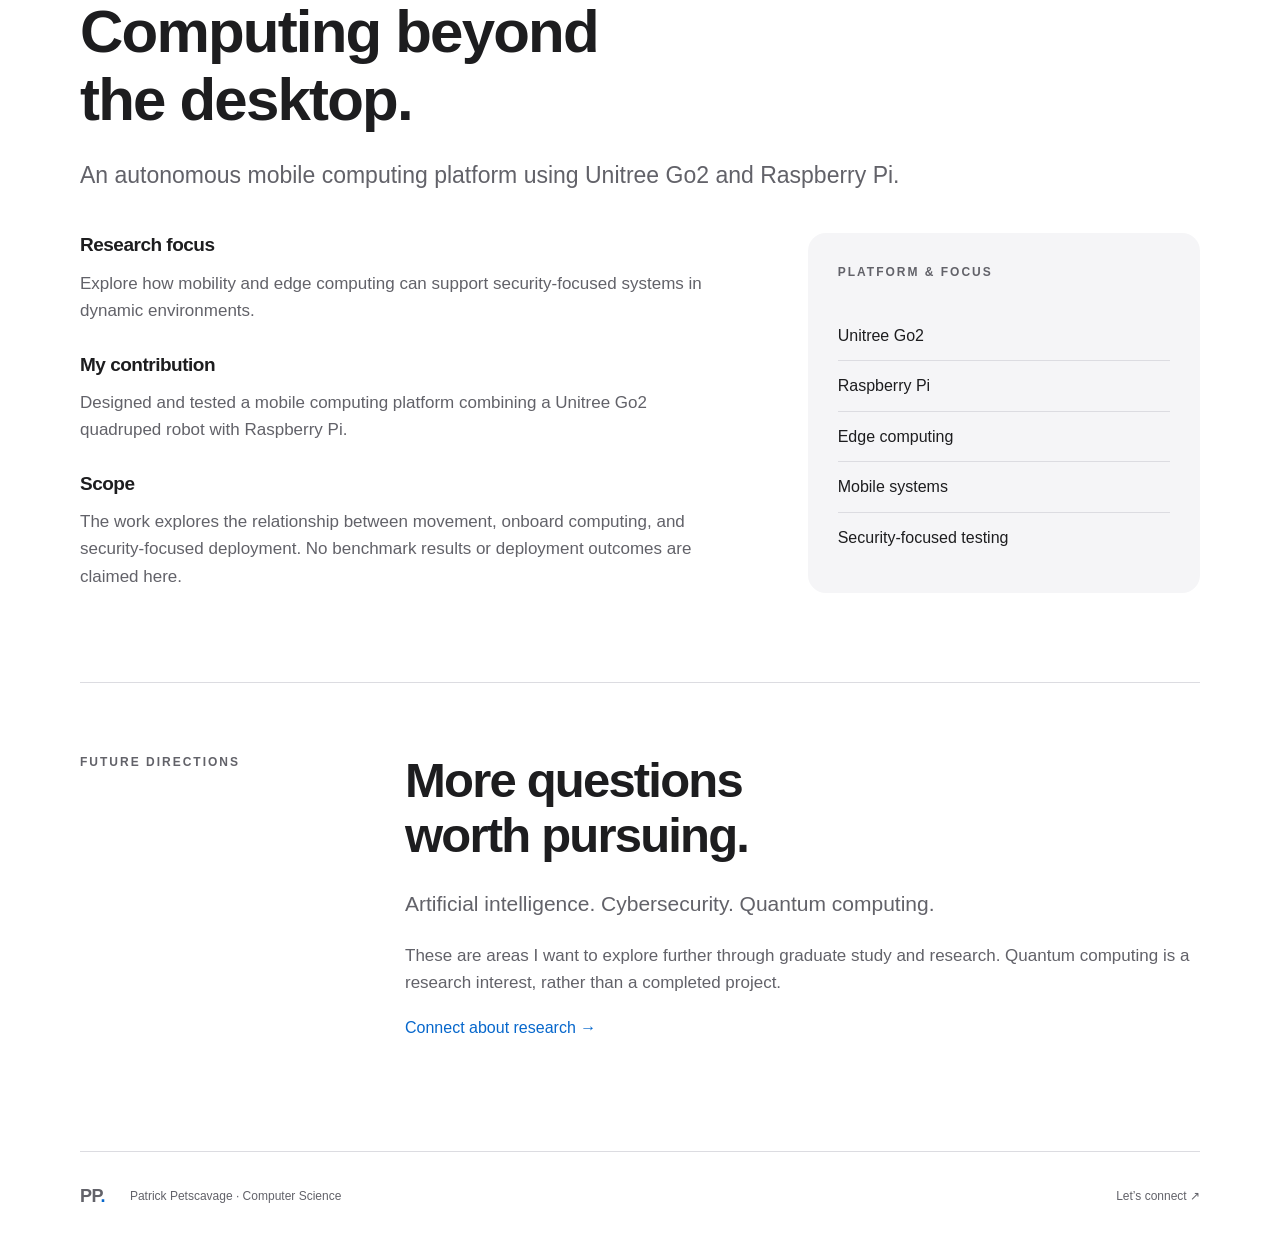
<file: research.html>
<!doctype html><html lang="en"><head><meta charset="utf-8"><meta name="viewport" content="width=device-width,initial-scale=1"><meta name="description" content="Patrick Petscavage — computer science student and team captain building AI tools, workflow automations, and websites."><title>Research · Patrick Petscavage</title><link rel="icon" href="favicon.svg" type="image/svg+xml"><script src="theme.js"></script><link rel="stylesheet" href="styles.css"><script defer src="script.js"></script></head><body><canvas id="matrix" aria-hidden="true"></canvas><a class="skip" href="#main">Skip to content</a><header><nav class="nav wrap" aria-label="Main navigation"><a class="brand" href="index.html">Patrick Petscavage<span class="brand-dot">.</span></a><button class="menu" aria-expanded="false" aria-controls="navlinks">Menu <span>+</span></button><div id="navlinks"><a href="index.html" >Home</a><a href="about.html">About</a><a href="portfolio.html" >Portfolio</a><a href="creative-projects.html">Creative Projects</a><a href="research.html" aria-current="page">Research</a><a href="contact.html" >Contact</a></div><button class="theme-toggle" type="button" aria-label="Night mode" aria-pressed="false"><span aria-hidden="true">☾</span><span class="theme-label">Night mode</span></button></nav></header><main id="main"><section class="page-hero wrap research-hero"><p class="eyebrow">RESEARCH & EXPLORATION</p><h1>Curiosity today.<br><span class="soft">Possibility tomorrow.</span></h1><p class="intro">Exploring digital threats, mobile computing, and the systems that connect software to the world around us.</p><div class="jump-links"><a href="#threats">Digital threat research ↓</a><a href="#robotics">Mobile computing ↓</a></div></section><article id="threats" class="case wrap reveal"><div class="case-top"><span class="eyebrow">01 / CYBERSECURITY RESEARCH</span><span class="status">Ongoing research</span></div><h2>Understanding<br>digital threats.</h2><p class="case-lead">Research into Group 764 and the broader implications of online harm.</p><div class="case-grid"><div><h3>Research focus</h3><p>Digital threat patterns, public-source evidence, and the implications of this work for policy and awareness.</p><h3>My contribution</h3><p>Participate in research examining threat patterns and investigative data workflows, with an emphasis on understanding how online threats operate.</p><h3>Direction</h3><p>The project’s goals include informing awareness efforts and exploring policy responses. These are research goals, rather than claims of completed policy change.</p></div><aside class="tech-panel"><p class="eyebrow">AREAS OF EXPLORATION</p><ul><li>Digital threat patterns</li><li>Public-source evidence</li><li>Investigative workflows</li><li>Policy & awareness</li></ul><p class="small">A high-level overview. Sensitive operational details and collaborator identities are omitted.</p></aside></div></article><article id="robotics" class="case wrap reveal"><div class="case-top"><span class="eyebrow">02 / MOBILE COMPUTING & SECURITY</span><span class="status">Design & testing</span></div><h2>Computing beyond<br>the desktop.</h2><p class="case-lead">An autonomous mobile computing platform using Unitree Go2 and Raspberry Pi.</p><div class="case-grid"><div><h3>Research focus</h3><p>Explore how mobility and edge computing can support security-focused systems in dynamic environments.</p><h3>My contribution</h3><p>Designed and tested a mobile computing platform combining a Unitree Go2 quadruped robot with Raspberry Pi.</p><h3>Scope</h3><p>The work explores the relationship between movement, onboard computing, and security-focused deployment. No benchmark results or deployment outcomes are claimed here.</p></div><aside class="tech-panel"><p class="eyebrow">PLATFORM & FOCUS</p><ul><li>Unitree Go2</li><li>Raspberry Pi</li><li>Edge computing</li><li>Mobile systems</li><li>Security-focused testing</li></ul></aside></div></article><section class="wrap split reveal"><p class="eyebrow">FUTURE DIRECTIONS</p><div><h2>More questions<br>worth pursuing.</h2><p class="body-large">Artificial intelligence. Cybersecurity. Quantum computing.</p><p>These are areas I want to explore further through graduate study and research. Quantum computing is a research interest, rather than a completed project.</p><a class="text-link" href="contact.html">Connect about research →</a></div></section></main><footer class="wrap"><a class="brand" href="index.html">PP<span class="brand-dot">.</span></a><span>Patrick Petscavage · Computer Science</span><a href="contact.html">Let’s connect ↗</a></footer></body></html>
</file>
<file: styles.css>
:root{--ink:#1d1d1f;--muted:#626269;--blue:#0667cc;--line:#dcdce1;--soft:#f5f5f7}*{box-sizing:border-box}html{scroll-behavior:smooth;scroll-padding-top:100px}body{margin:0;background:#fff;color:var(--ink);font-family:-apple-system,BlinkMacSystemFont,"Helvetica Neue",Arial,sans-serif;-webkit-font-smoothing:antialiased;font-size:17px;line-height:1.6}a{color:inherit;text-decoration:none}a,button{touch-action:manipulation}button{font:inherit}a:focus-visible,button:focus-visible{outline:3px solid var(--blue);outline-offset:6px;border-radius:4px}::selection{background:#cce2ff}.wrap{width:min(1120px,calc(100% - 80px));margin:auto}#matrix{position:fixed;inset:0;width:100%;height:100%;pointer-events:none;z-index:0}header,main,footer{position:relative;z-index:1}header{position:sticky;top:0;z-index:10;background:rgba(255,255,255,.82);backdrop-filter:blur(22px);border-bottom:1px solid rgba(0,0,0,.07)}.nav{height:80px;display:flex;align-items:center;justify-content:space-between;transition:height .3s}.scrolled .nav{height:64px}.brand{font-size:18px;font-weight:650;letter-spacing:-.6px}.brand-dot{color:var(--blue)}#navlinks{display:flex;gap:35px;align-items:center}#navlinks a{font-size:14px;color:var(--muted);position:relative;padding:12px 0}#navlinks a:hover,#navlinks a[aria-current]{color:var(--ink)}#navlinks a[aria-current]:after{content:'';position:absolute;height:2px;background:var(--blue);bottom:5px;left:0;right:0}.menu{display:none}.skip{position:fixed;top:-100px;left:20px;z-index:30;background:white;padding:10px}.skip:focus{top:10px}.hero{padding-top:104px}.eyebrow{font-size:12px;letter-spacing:2px;font-weight:650;margin:0 0 28px;color:var(--muted)}h1,h2,h3,p{margin-top:0}h1{font-size:clamp(56px,7.7vw,100px);line-height:1.04;letter-spacing:-5px;font-weight:650;margin-bottom:34px}.soft{color:#85858c}.intro{max-width:645px;font-size:22px;line-height:1.55;letter-spacing:-.35px;color:#626269;margin-bottom:32px}.actions{display:flex;align-items:center;gap:30px}.button{background:var(--blue);color:#fff;display:inline-flex;align-items:center;gap:25px;padding:13px 24px;border-radius:30px;font-size:16px;transition:background .2s,transform .2s}.button:hover{background:#0055ac;transform:translateY(-2px)}.text-link{color:var(--blue);font-size:16px}.text-link:hover{text-decoration:underline;text-underline-offset:5px}.hero-base{display:flex;justify-content:space-between;border-bottom:1px solid var(--line);padding:72px 0 30px;margin-top:10px;color:var(--muted);font-size:14px}.hero-base span:last-child{font-size:11px;letter-spacing:1.8px}.leadership{display:grid;grid-template-columns:1fr 2fr 1fr;gap:45px;padding:90px 0}.leadership .eyebrow{padding-top:10px}h2{font-size:clamp(32px,4vw,49px);font-weight:600;line-height:1.13;letter-spacing:-1.8px;margin-bottom:23px}p{color:var(--muted)}.numbers{display:flex;gap:35px;padding-top:5px}.numbers strong{font-size:64px;line-height:1.1;font-weight:500;display:block;letter-spacing:-3px}.numbers span{display:block;font-size:12px;white-space:nowrap;color:var(--muted);margin-top:10px}.work-section{padding:55px 0}.section-heading{display:flex;justify-content:space-between;align-items:end;margin-bottom:40px}.section-heading h2{margin:0}.feature{border-radius:22px;background:rgba(245,245,247,.88);display:grid;grid-template-columns:1fr 1fr;gap:40px;padding:65px 55px;transition:box-shadow .3s}.feature:hover{box-shadow:0 12px 40px #00000008}.tag,.diagram-label{font-size:11px;letter-spacing:1.6px;color:var(--muted)}.feature h3{font-size:38px;line-height:1.1;letter-spacing:-1.3px;margin:20px 0}.feature p{max-width:360px}.diagram{padding:28px;background:#fff;border:1px solid #e6e6eb;border-radius:16px;box-shadow:0 18px 35px #00000007}.diagram-label{display:block;margin-bottom:22px}.diagram-row{font-family:monospace;color:#7b7b84;font-size:13px;display:flex;flex-wrap:wrap;gap:12px}.diagram-row b{color:var(--ink);font-family:-apple-system,BlinkMacSystemFont,sans-serif;font-size:17px;font-weight:500}.diagram-row span{margin-left:29px;width:100%;font-size:11px}.connector{margin:6px 0 6px 32px;color:#b0b0b7}.work-links{display:grid;grid-template-columns:1fr 1fr;gap:60px;margin-top:55px}.work-links a{border-top:1px solid var(--line);padding:25px 0}.work-links span{font-size:11px;letter-spacing:1.5px;color:var(--muted)}.work-links h3{font-size:32px;letter-spacing:-1px;line-height:1.2;margin:24px 0 15px}.work-links b{font-size:15px;color:var(--blue);font-weight:400}.closing{padding:95px 0 110px}.closing h2{font-size:clamp(42px,5vw,65px);margin-bottom:30px}footer{border-top:1px solid var(--line);padding:30px 0;display:flex;align-items:center;gap:25px;font-size:12px;color:var(--muted)}footer>a:last-child{margin-left:auto}.page-hero{padding:100px 0 75px;border-bottom:1px solid var(--line)}.page-hero h1{font-size:clamp(56px,7vw,90px)}.split{padding:70px 0;border-bottom:1px solid var(--line);display:grid;grid-template-columns:1fr 3fr;gap:60px}.split:last-child{border:0;padding-bottom:110px}.body-large{font-size:21px;line-height:1.65}.timeline article+article{margin-top:45px}.date{font-size:12px;letter-spacing:1px;color:var(--muted)}h3{font-size:24px;line-height:1.3;letter-spacing:-.5px;margin-bottom:12px}.timeline h3{margin:10px 0 4px}.org{color:var(--ink);margin-bottom:12px}.credential{font-size:15px;padding-top:18px}.skill-list>div+div{border-top:1px solid var(--line);padding-top:25px;margin-top:25px}.skill-list h3{font-size:20px}.jump-links{display:flex;gap:28px;margin-top:40px;font-size:14px;color:var(--blue);flex-wrap:wrap}.case{padding:75px 0;border-bottom:1px solid var(--line)}.case-top{display:flex;align-items:center;justify-content:space-between;gap:20px;margin-bottom:30px}.case-top .eyebrow{margin:0}.status{font-size:12px;border:1px solid var(--line);padding:6px 12px;border-radius:20px;color:var(--muted)}.case h2{font-size:clamp(36px,5vw,60px)}.case-lead{font-size:23px;margin-bottom:40px}.case-grid{display:grid;grid-template-columns:1.6fr 1fr;gap:100px}.case-grid h3{font-size:19px;margin-top:28px}.case-grid h3:first-child{margin-top:0}.tech-panel{background:rgba(245,245,247,.9);border-radius:18px;padding:30px;align-self:start}.tech-panel ul{list-style:none;margin:0;padding:0}.tech-panel li{padding:12px 0;border-bottom:1px solid var(--line);font-size:16px}.tech-panel li:last-child{border:0}.small{font-size:14px;margin-top:25px}.contact-hero{min-height:calc(100vh - 160px);border:0}.contact-hero h1{font-size:clamp(50px,6.7vw,84px)}.contact-links{max-width:840px;margin:55px 0 35px}.contact-links>a{display:flex;align-items:center;justify-content:space-between;border-top:1px solid var(--line);padding:25px 0;gap:20px}.contact-links>a:last-child{border-bottom:1px solid var(--line)}.contact-links small{display:block;font-size:11px;letter-spacing:1.6px;color:var(--muted);margin-bottom:7px}.contact-links strong{font-size:clamp(19px,3vw,31px);font-weight:500;letter-spacing:-.5px;overflow-wrap:anywhere}.contact-links b{font-size:28px;color:var(--blue);font-weight:400}.contact-links a:hover strong{color:var(--blue)}.contact-note{display:flex;gap:30px;font-size:13px;color:var(--muted)}.js-motion .reveal{opacity:0;transform:translateY(20px);transition:opacity .7s,transform .7s}.js-motion .reveal.visible{opacity:1;transform:none}@media(min-width:1500px){.hero{padding-top:135px}.hero-base{padding-top:100px}}@media(max-width:900px){.wrap{width:calc(100% - 48px)}h1{letter-spacing:-3px}.leadership{grid-template-columns:1fr 2fr}.numbers{grid-column:2}.feature{padding:35px;gap:25px}.feature h3{font-size:30px}.case-grid{gap:40px}.split{gap:30px}.contact-hero h1{letter-spacing:-3px}}@media(max-width:600px){.wrap{width:calc(100% - 40px)}.nav{height:68px}.brand{font-size:16px}.menu{display:flex;gap:12px;border:0;background:none;padding:12px 0;font-size:14px}#navlinks{display:none;position:absolute;top:100%;left:0;right:0;background:#fff;padding:20px;box-shadow:0 16px 20px #0000000a;flex-direction:column;align-items:stretch;gap:8px}#navlinks.open{display:flex}.hero,.page-hero{padding-top:65px}.hero h1{font-size:55px;letter-spacing:-2.8px}.intro{font-size:19px}.eyebrow{font-size:10px;letter-spacing:1.6px}.actions{gap:22px}.button,.text-link{font-size:14px}.hero-base{padding-top:58px;gap:20px;font-size:12px}.hero-base span:last-child{display:none}.leadership{display:block;padding:55px 0}.numbers{margin-top:35px;gap:60px}.numbers strong{font-size:55px}.section-heading{display:block}.section-heading>.text-link{display:inline-block;margin-top:20px}.feature{grid-template-columns:1fr;padding:28px;gap:30px}.diagram{padding:23px}.work-links{grid-template-columns:1fr;gap:20px;margin-top:35px}.closing{padding:65px 0 80px}footer{flex-wrap:wrap;gap:14px}footer span{font-size:11px}footer>a:last-child{margin-left:0;width:100%}.split{display:block;padding:50px 0}.split>.eyebrow{margin-bottom:25px}.body-large{font-size:19px}.page-hero{padding-bottom:50px}.page-hero h1{font-size:54px;letter-spacing:-2.7px}.case-top{align-items:start;flex-direction:column;gap:12px}.case{padding:50px 0}.case-grid{grid-template-columns:1fr;gap:25px}.case-lead{font-size:20px}.contact-hero h1{font-size:49px}.contact-note{flex-direction:column;gap:4px}.contact-links{margin-top:40px}.jump-links{gap:18px}.work-section{padding-top:20px}}@media(prefers-reduced-motion:reduce){html{scroll-behavior:auto}*,*:before,*:after{transition:none!important;animation:none!important}.js-motion .reveal{opacity:1;transform:none}#matrix{display:none}}
/* Appearance and refined editorial layout */
:root{color-scheme:light;--page:#fff;--panel:#f5f5f7;--glass:rgba(255,255,255,.84);--secondary:#85858c}html[data-theme=dark]{color-scheme:dark;--page:#09090b;--ink:#f5f5f7;--muted:#aaaab3;--blue:#66afff;--line:#343438;--soft:#161618;--panel:#19191d;--glass:rgba(16,16,18,.86);--secondary:#96969f}body{background:var(--page);transition:background-color .25s,color .25s}header{background:var(--glass);border-color:var(--line)}.nav{gap:28px;height:72px}#navlinks{margin-left:auto;gap:25px}.theme-toggle{display:inline-flex;align-items:center;justify-content:center;gap:7px;min-height:40px;padding:8px 12px;border:1px solid var(--line);border-radius:24px;background:var(--panel);color:var(--ink);cursor:pointer;font-size:12px;white-space:nowrap}.theme-toggle:hover{border-color:var(--muted)}.theme-toggle>[aria-hidden]{font-size:20px;line-height:1}.hero{text-align:center;padding-top:112px}.hero h1{font-size:clamp(50px,6.3vw,82px);letter-spacing:-3.9px;line-height:1.08}.hero .intro{margin-left:auto;margin-right:auto;max-width:700px}.hero .actions{justify-content:center}.soft{color:var(--secondary)}.intro{color:var(--muted)}.hero-base{text-align:left;padding-top:82px}.feature,.tech-panel{background:var(--panel)}.feature{border-radius:30px;padding:65px}.diagram{background:var(--page);border-color:var(--line)}.diagram-row{color:var(--muted)}.diagram-row b{color:var(--ink)}.research-feature{text-align:center;background:var(--panel);border-radius:30px;padding:85px 35px;margin-top:45px}.research-feature h2{font-size:clamp(38px,4.8vw,60px)}.research-feature p:not(.eyebrow){max-width:550px;margin-left:auto;margin-right:auto;font-size:20px}.research-hero{text-align:center}.research-hero h1{font-size:clamp(48px,6.5vw,78px);letter-spacing:-3.5px}.research-hero .intro{margin-left:auto;margin-right:auto}.research-hero .jump-links{justify-content:center}.button{background:#0667cc;color:#fff}.button:hover{background:#0055ac}.skip{background:var(--page);color:var(--ink)}.eyebrow,.tag,.diagram-label,.hero-base span:last-child,.work-links span,.diagram-row span,.contact-links small{font-size:12px}.diagram-row span{line-height:1.6}html[data-theme=dark] .feature:hover{box-shadow:0 14px 48px #0005}html[data-theme=dark] .diagram{box-shadow:0 18px 35px #0003}.closing{text-align:center}.page-hero{padding-top:95px}.work-section{padding-top:65px}
@media(max-width:1000px){.nav{gap:18px}#navlinks{gap:18px}.theme-label{display:none}.theme-toggle{min-width:40px}.hero h1{letter-spacing:-2.8px}}@media(max-width:700px){.wrap{width:calc(100% - 40px)}.nav{gap:15px}.menu{display:flex;gap:10px;border:0;background:none;color:var(--ink);padding:12px 0;font-size:14px;margin-left:auto}#navlinks{display:none;position:absolute;top:100%;left:0;right:0;background:var(--page);padding:20px;box-shadow:0 16px 20px #0001;flex-direction:column;align-items:stretch;gap:8px}#navlinks.open{display:flex}.theme-toggle{order:3}.hero{padding-top:70px}.hero h1{font-size:clamp(43px,8vw,58px);letter-spacing:-2px}.hero .intro{font-size:19px}.hero-base{padding-top:60px}.feature{padding:30px;grid-template-columns:1fr}.research-feature{padding:60px 25px}.research-hero h1{letter-spacing:-2px}.contact-hero h1{overflow-wrap:normal}.eyebrow{font-size:12px;letter-spacing:1px}.hero .actions{flex-wrap:wrap}.research-feature p:not(.eyebrow){font-size:18px}}@media(prefers-reduced-motion:reduce){body{transition:none}}

/* Personal experiments */
.apex-intro{max-width:760px;font-size:20px;line-height:1.65;color:var(--muted)}.apex-actions{margin:30px 0 48px;flex-wrap:wrap}.apex-details{margin-top:40px}.apex-features{padding-left:22px;color:var(--muted);line-height:1.8;font-size:16px}.apex-case .tech-panel h3{margin-top:16px}.apex-case .small{font-size:14px}.apex-case{margin-bottom:65px}.creative-hero{padding-bottom:45px}
@media(min-width:701px) and (max-width:1100px){.nav{flex-wrap:wrap;height:auto;min-height:72px;padding-top:16px;padding-bottom:14px;gap:16px}.nav #navlinks{order:3;width:100%;justify-content:center;margin-left:0;gap:24px}.nav .theme-toggle{margin-left:auto}}
@media(max-width:700px){.apex-intro{font-size:18px}.apex-case .case-top{align-items:flex-start;flex-direction:column;gap:12px}.creative-hero h1{font-size:clamp(42px,10vw,54px)}.apex-case .status{white-space:normal}}
</file>
